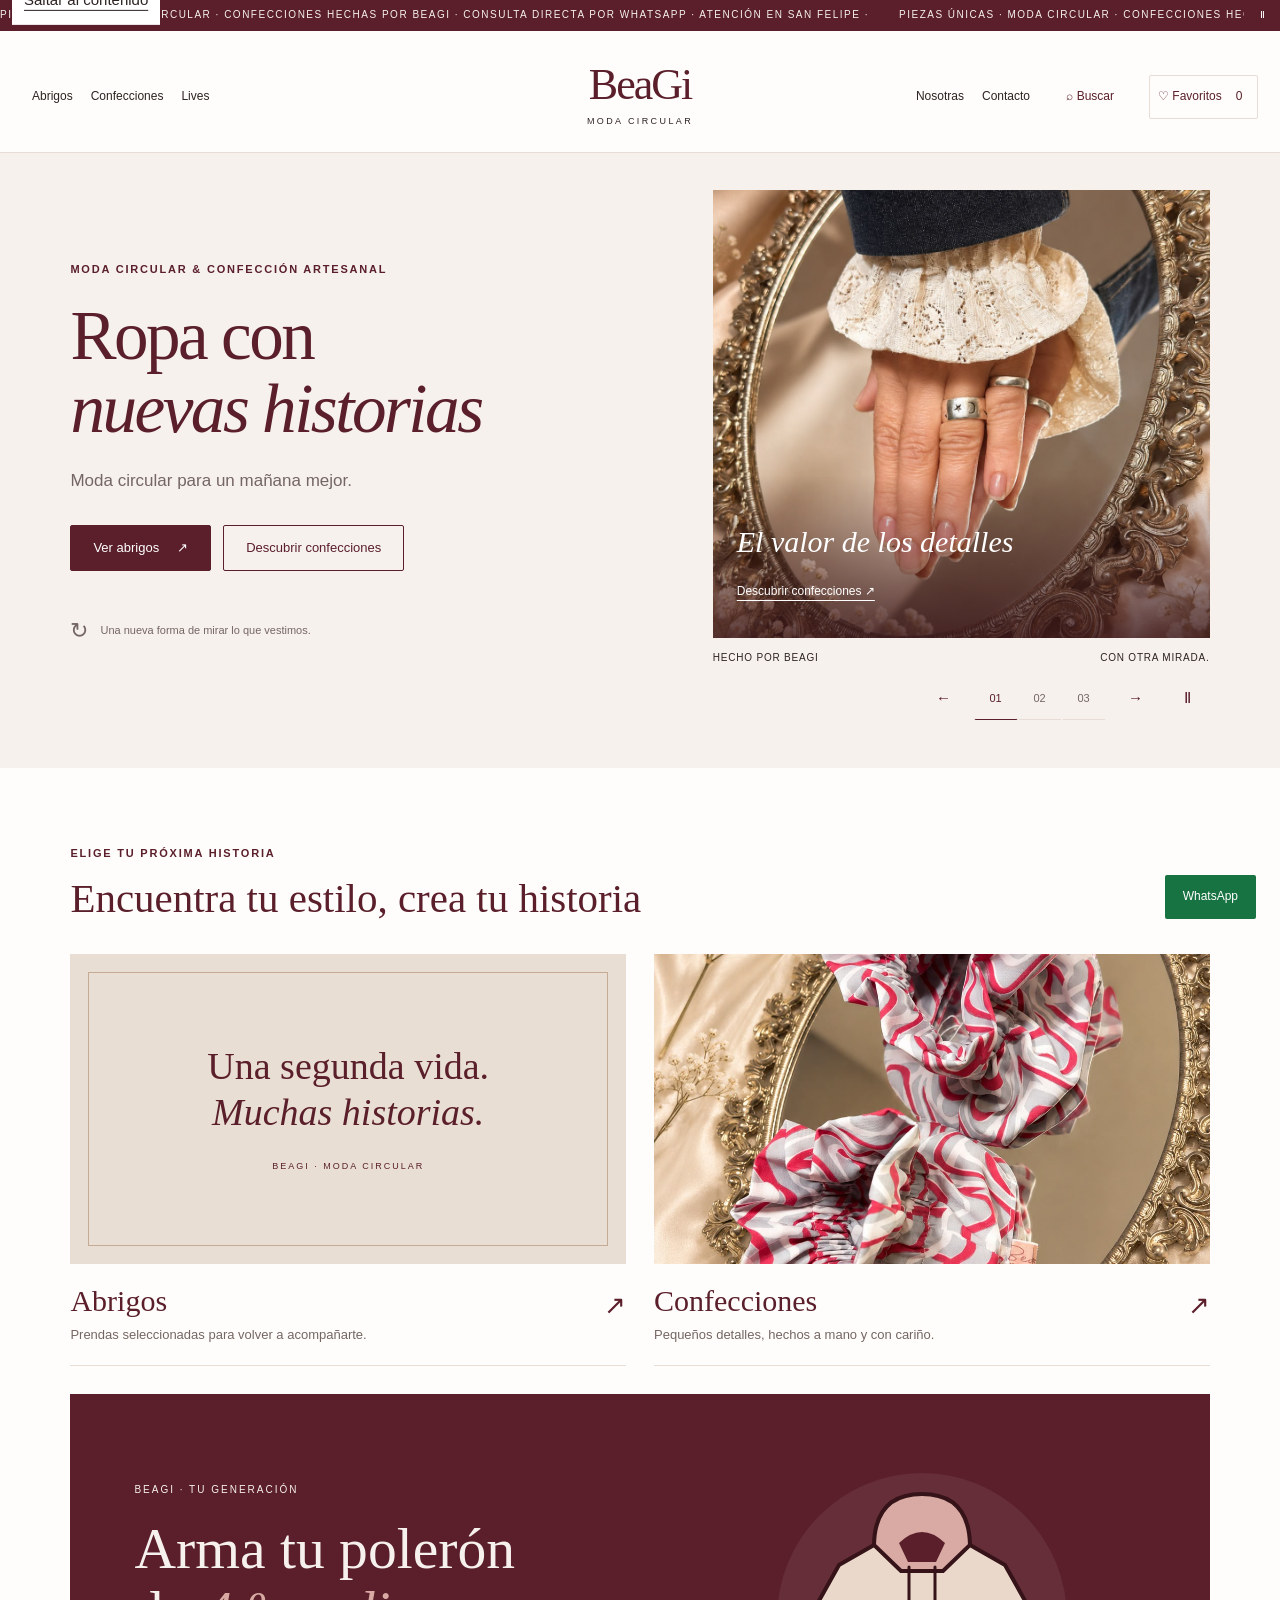
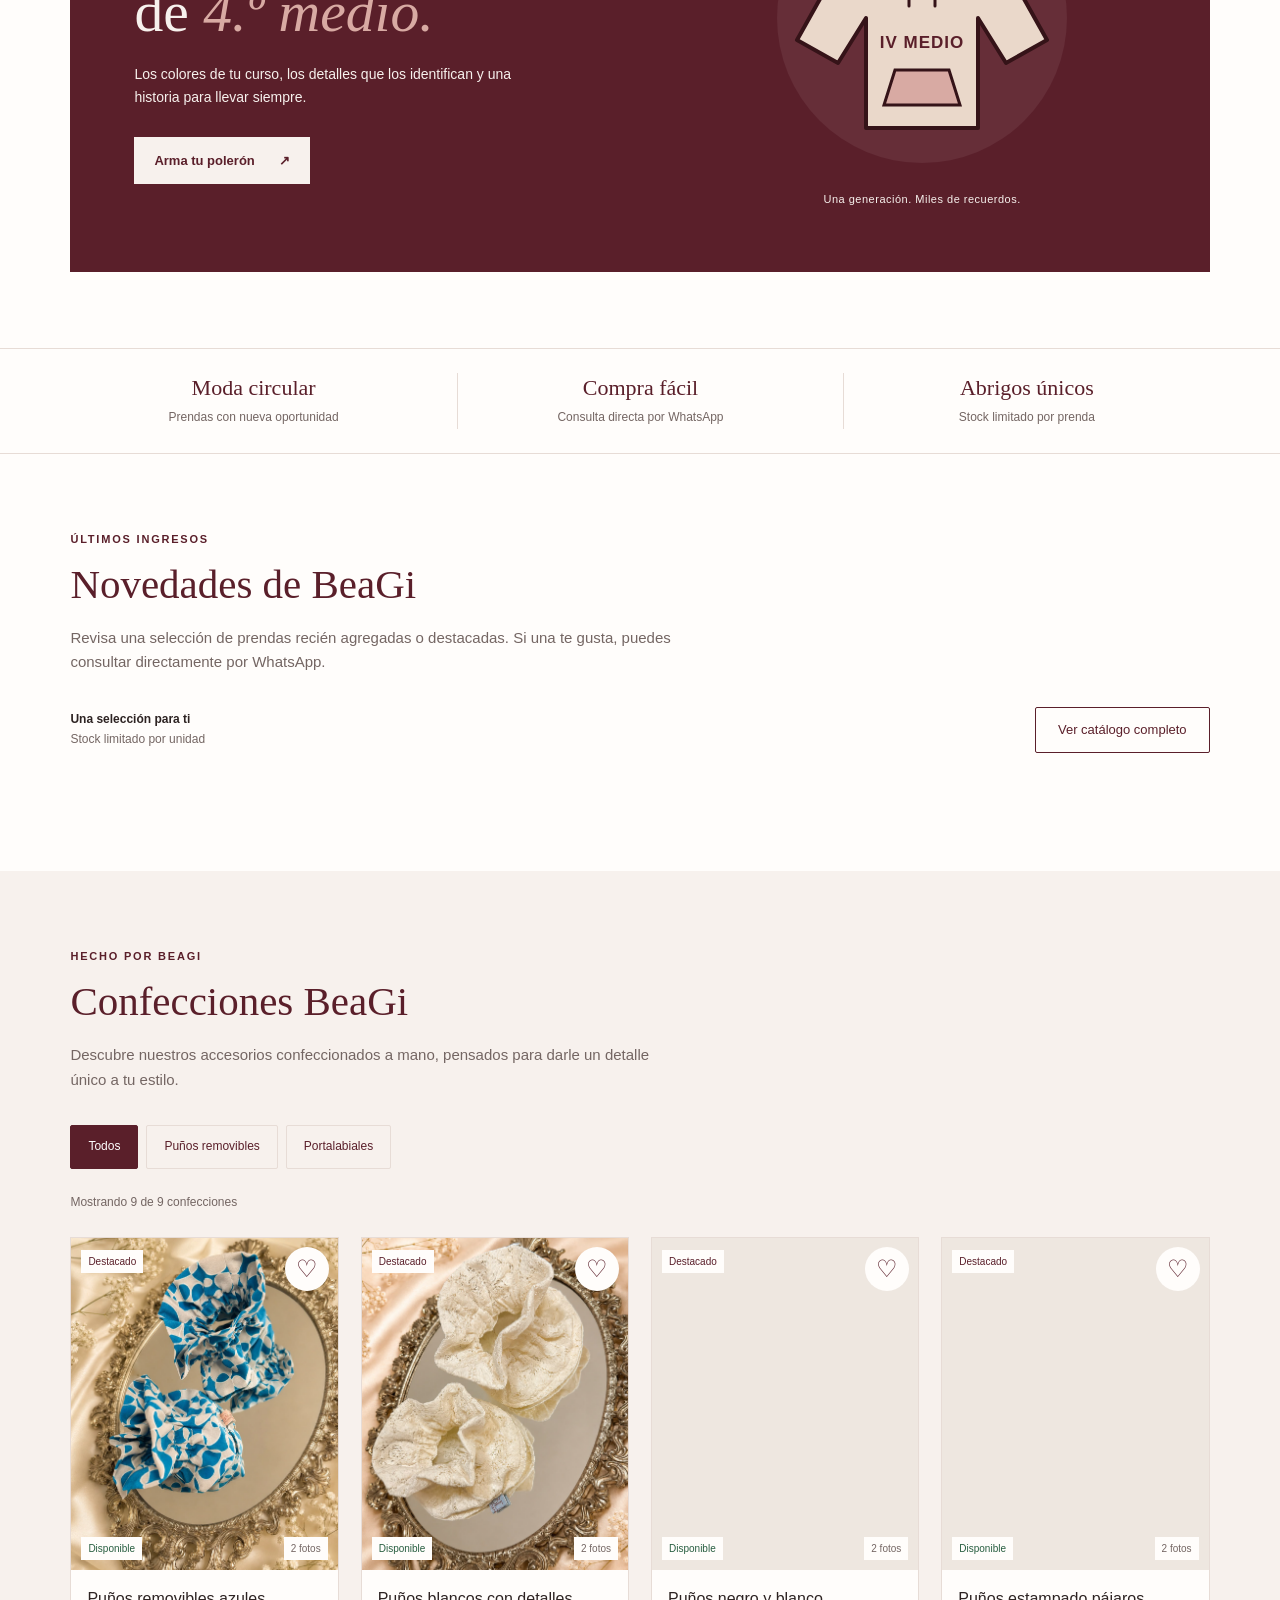
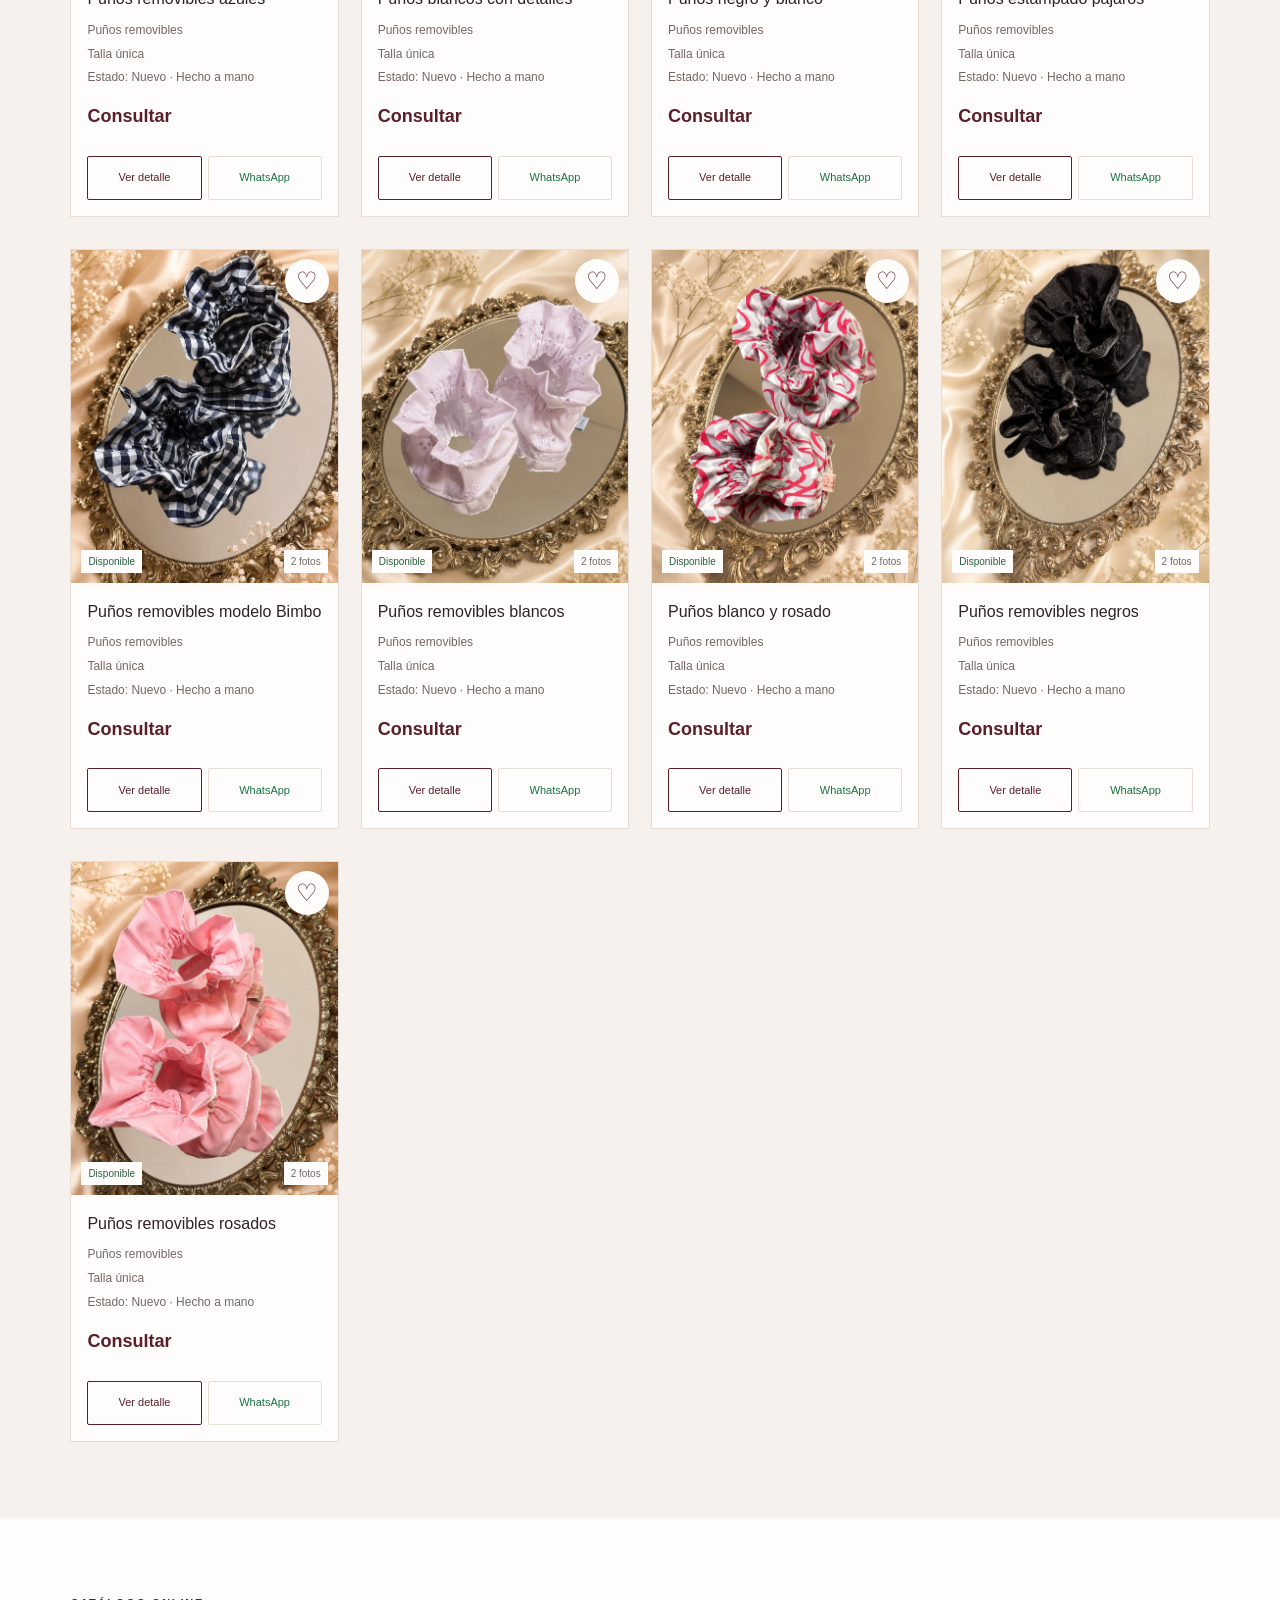
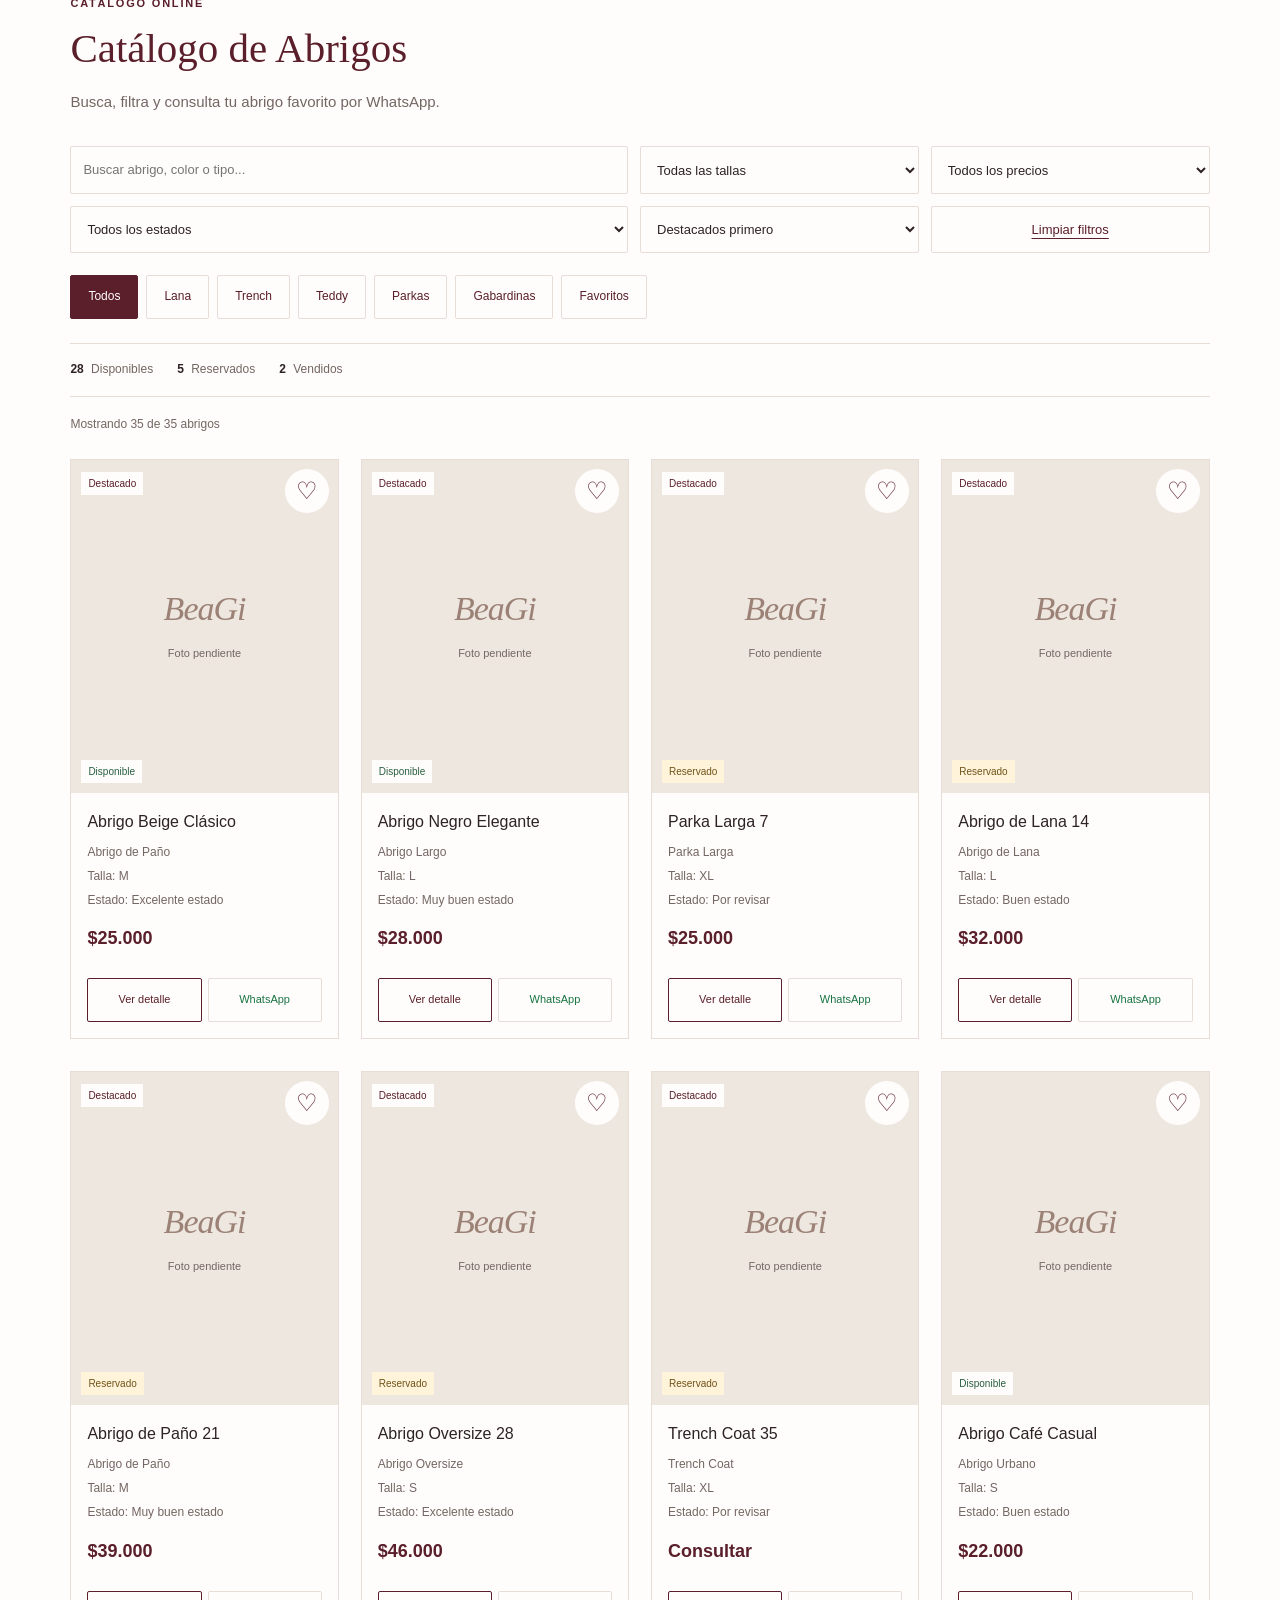
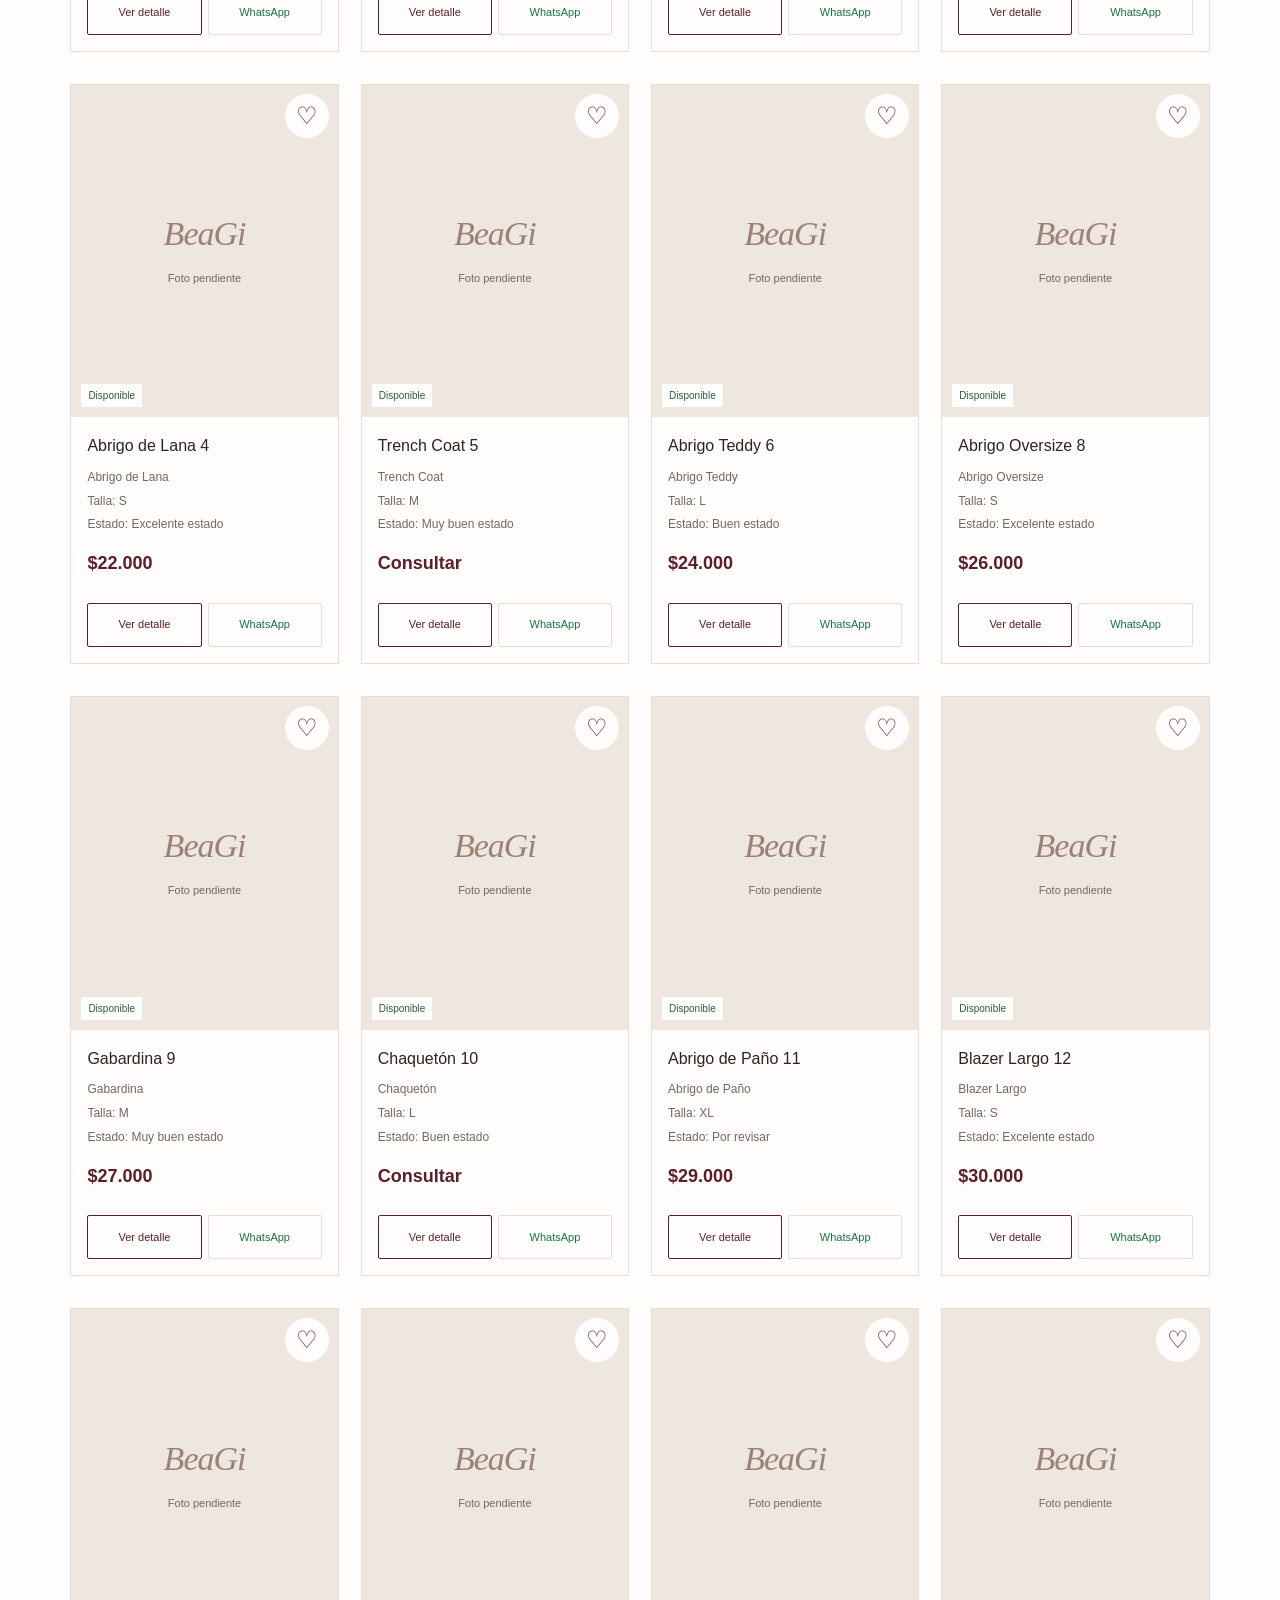
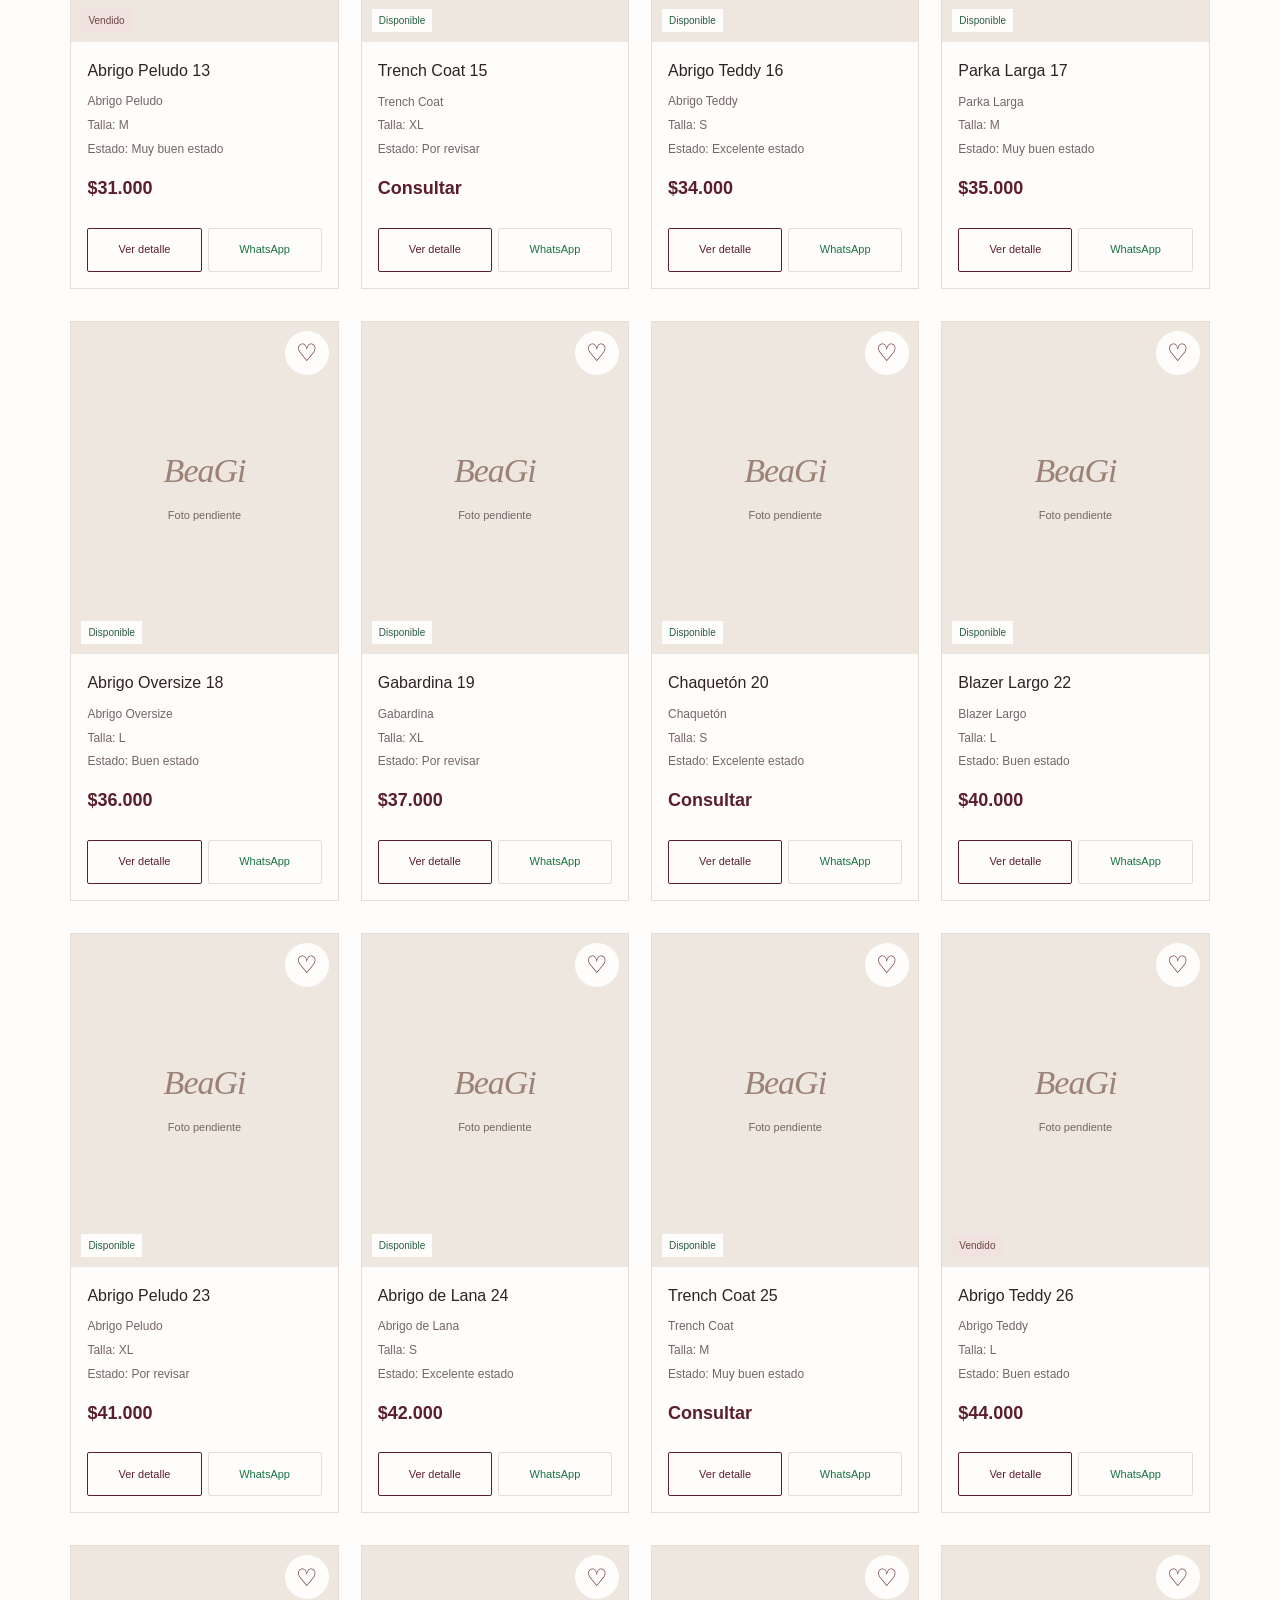
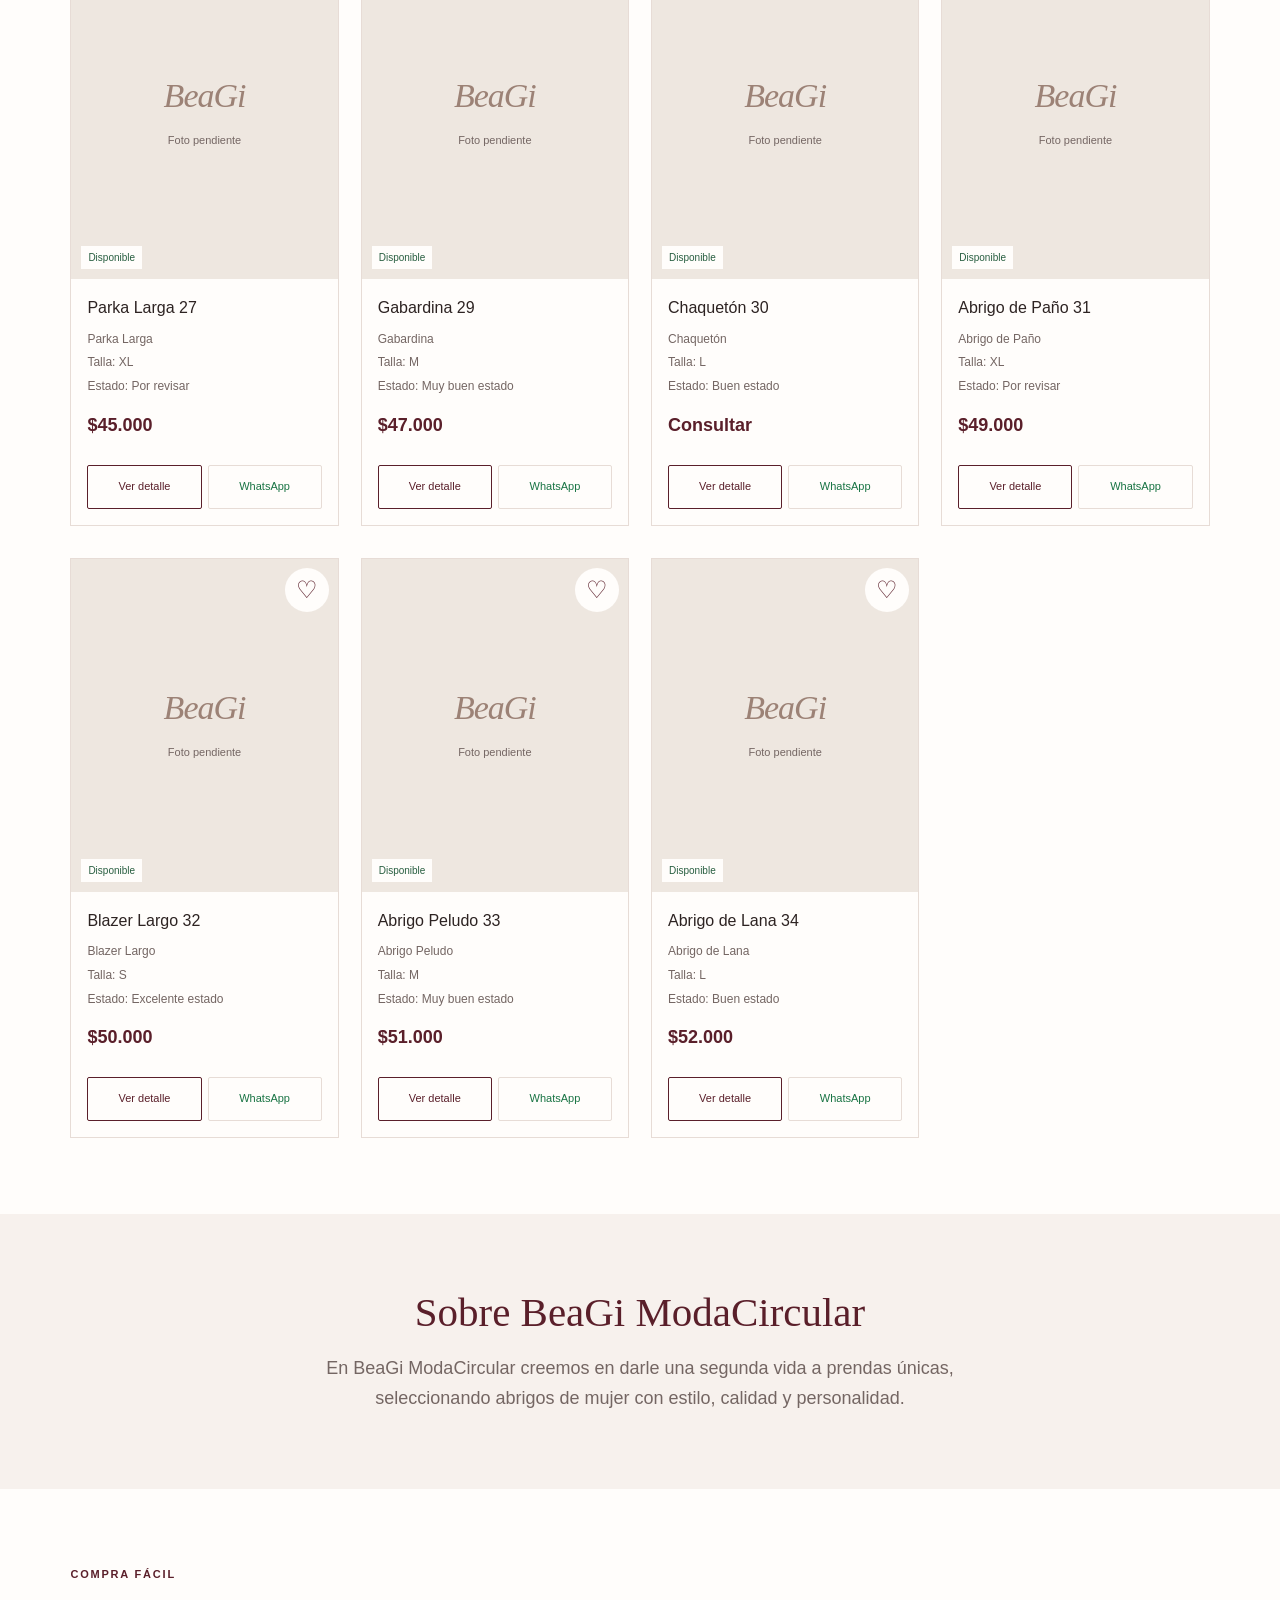
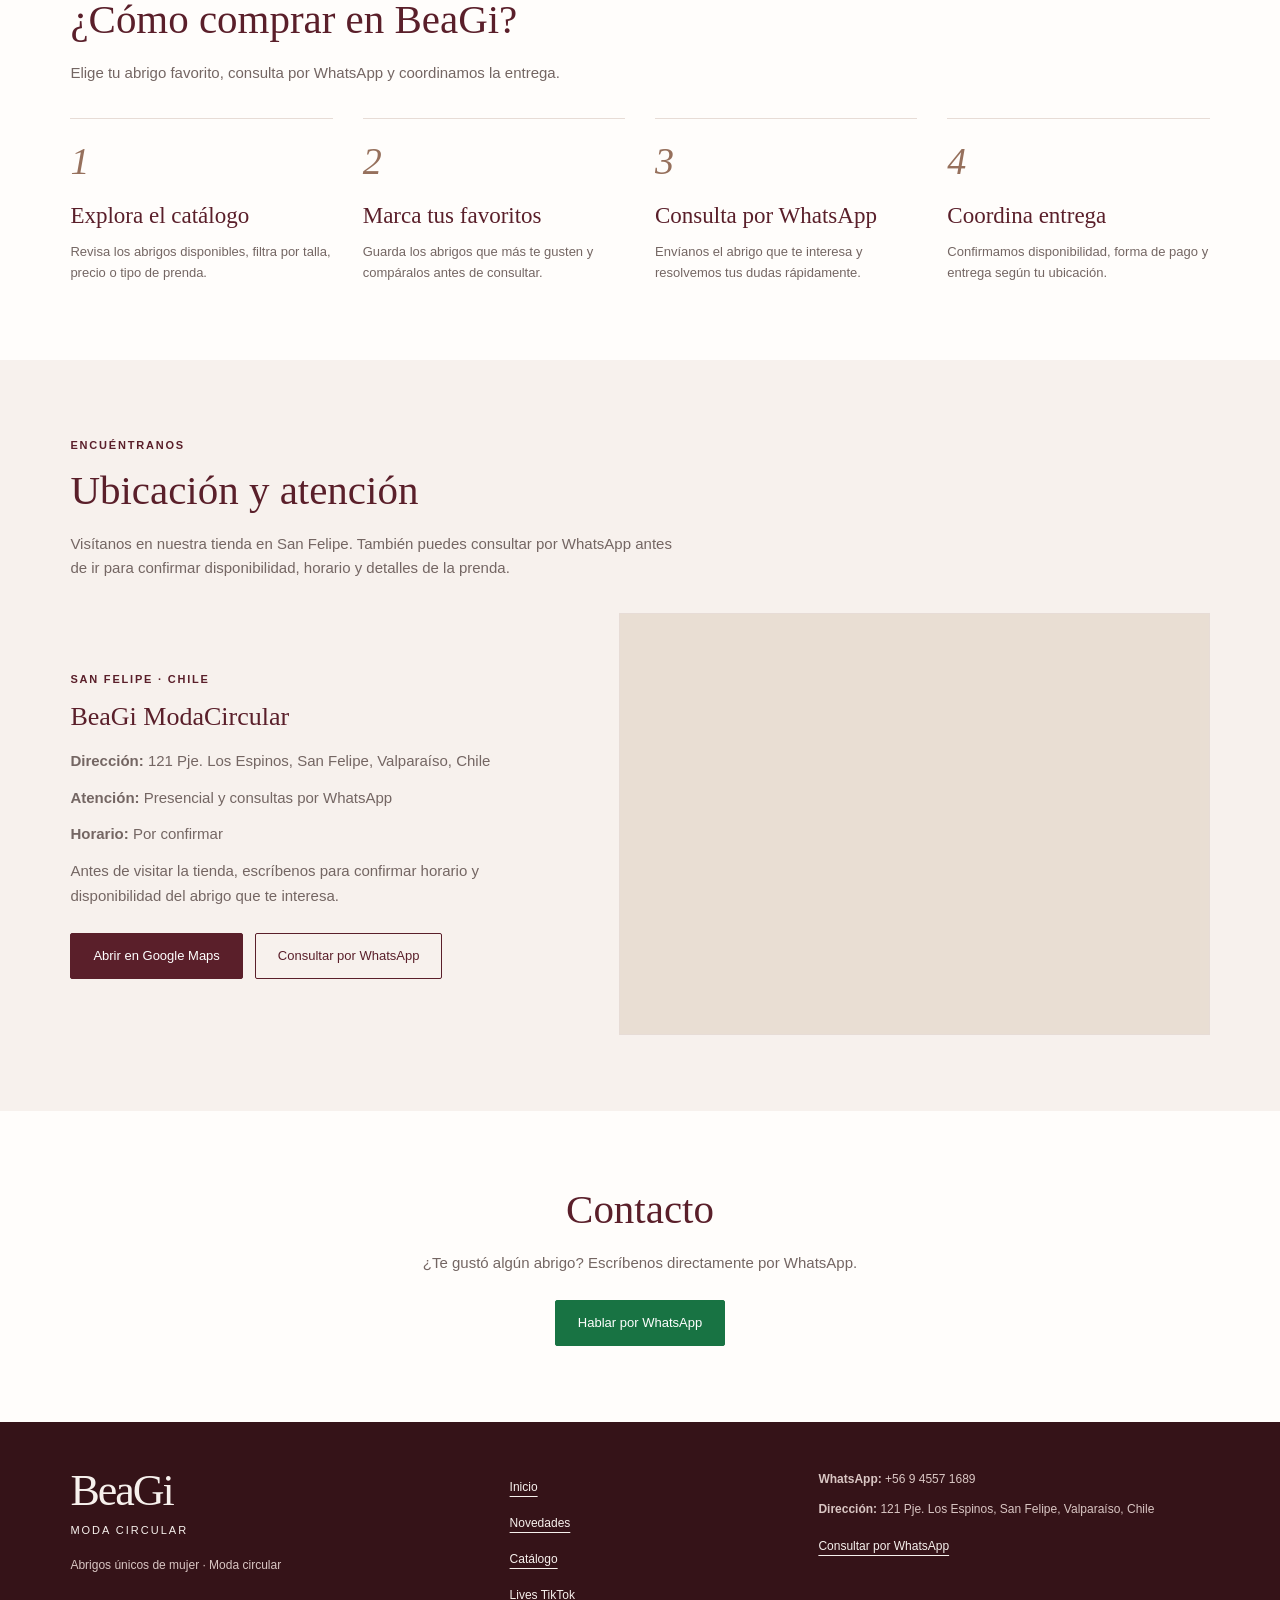
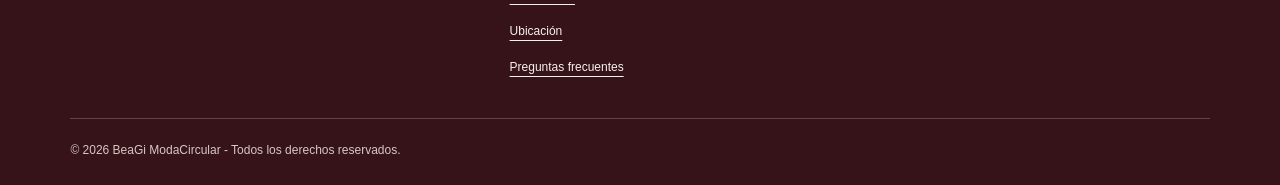
<file: index.html>
<!DOCTYPE html>
<html lang="es">
<head>
    <meta charset="UTF-8">
    <meta name="viewport" content="width=device-width, initial-scale=1.0">
    <meta name="description" content="Catálogo online de BeaGi ModaCircular: abrigos únicos de mujer, moda circular, favoritos, consultas por WhatsApp y ventas en vivo por TikTok.">
    <meta name="keywords" content="BeaGi ModaCircular, abrigos de mujer, moda circular, ropa circular, San Felipe, abrigos, tienda de ropa, WhatsApp">
    <meta name="author" content="BeaGi ModaCircular">
    <meta name="theme-color" content="#5a1f2a">

    <meta property="og:title" content="BeaGi ModaCircular | Abrigos únicos de mujer">
    <meta property="og:description" content="Explora abrigos de mujer seleccionados, marca favoritos y consulta por WhatsApp. Moda circular en San Felipe.">
    <meta property="og:image" content="https://mateocuetoc-hub.github.io/BeaGi-ModaCircular/img/preview-beagi.svg">
    <meta property="og:url" content="https://mateocuetoc-hub.github.io/BeaGi-ModaCircular/">
    <meta property="og:type" content="website">
    <meta property="og:locale" content="es_CL">

    <meta name="twitter:card" content="summary_large_image">
    <meta name="twitter:title" content="BeaGi ModaCircular | Abrigos únicos de mujer">
    <meta name="twitter:description" content="Catálogo online de abrigos de mujer, moda circular y consultas por WhatsApp.">
    <meta name="twitter:image" content="https://mateocuetoc-hub.github.io/BeaGi-ModaCircular/img/preview-beagi.svg">

    <title>BeaGi ModaCircular | Abrigos de mujer y moda circular</title>
    <link rel="canonical" href="https://mateocuetoc-hub.github.io/BeaGi-ModaCircular/">
    <link rel="stylesheet" href="css/style-v2.css">
</head>
<body>

    <a class="skip-link" href="#contenido">Saltar al contenido</a>
    <div class="franja-info"><div class="franja-pista"><span>PIEZAS ÚNICAS · MODA CIRCULAR · CONFECCIONES HECHAS POR BEAGI · CONSULTA DIRECTA POR WHATSAPP · ATENCIÓN EN SAN FELIPE · </span><span aria-hidden="true">PIEZAS ÚNICAS · MODA CIRCULAR · CONFECCIONES HECHAS POR BEAGI · CONSULTA DIRECTA POR WHATSAPP · ATENCIÓN EN SAN FELIPE · </span></div><button type="button" id="pausar-franja" aria-label="Pausar franja informativa" aria-pressed="false">Ⅱ</button></div>
    <header class="header">
        <nav class="navbar" aria-label="Navegación principal">
            <a href="#inicio" class="marca" aria-label="BeaGi Moda Circular · Inicio">
                <span class="marca-nombre">BeaGi</span>
                <span class="marca-subtitulo">Moda Circular</span>
            </a>
            <button class="menu-toggle" id="menu-toggle" aria-label="Abrir menú" aria-controls="nav-links" aria-expanded="false">☰</button>
            <ul class="nav-links" id="nav-links">
                <li class="nav-inicio"><a href="#inicio">Inicio</a></li>
                <li><a href="#catalogo">Abrigos</a></li>
                <li><a href="#confecciones">Confecciones</a></li>
                <li class="nav-lives-desktop"><a href="#lives-tiktok">Lives</a></li>
                <li><a href="#nosotros">Nosotras</a></li>
                <li><a href="#contacto">Contacto</a></li>
                <li class="nav-mobile-favoritos-item"><button class="nav-favoritos-mobile" id="nav-favoritos-mobile" type="button">♡ Favoritos</button></li>
            </ul>
            <button type="button" class="abrir-busqueda" id="abrir-busqueda" aria-expanded="false" aria-controls="busqueda-panel" hidden>⌕ <span>Buscar</span></button>
        </nav>
        <section class="busqueda-panel" id="busqueda-panel" aria-label="Buscar productos" hidden>
            <div class="busqueda-cabecera"><label for="busqueda-global">Encuentra tu próxima historia</label><button type="button" id="cerrar-busqueda" aria-label="Cerrar búsqueda">×</button></div>
            <input id="busqueda-global" type="search" placeholder="Buscar abrigos o confecciones…" autocomplete="off" aria-controls="busqueda-resultados">
            <p id="busqueda-estado" role="status">Escribe para buscar en BeaGi.</p>
            <div id="busqueda-resultados"></div>
        </section>
<button
    class="btn-favoritos-panel"
    id="btn-favoritos-panel"
    type="button"
    aria-label="Ver favoritos"
>
    ♡ Favoritos <span id="favoritos-contador">0</span>
</button>
    </header>

    <main id="contenido" tabindex="-1">
    <section id="inicio" class="hero" aria-labelledby="titulo-inicio">
        <div class="hero-texto">
            <span class="hero-etiqueta">Moda circular & confección artesanal</span>
            <h1 id="titulo-inicio">Ropa con<br><em>nuevas historias</em></h1>
            <p>Moda circular para un mañana mejor.</p>
            <div class="hero-botones">
                <a href="#catalogo" class="btn-principal">Ver abrigos <span aria-hidden="true">↗</span></a>
                <a href="#confecciones" class="btn-secundario">Descubrir confecciones</a>
            </div>
            <div class="hero-nota"><span aria-hidden="true">↻</span> Una nueva forma de mirar lo que vestimos.</div>
        </div>
        <figure class="hero-editorial" aria-label="Campaña BeaGi" aria-roledescription="carrusel" tabindex="0">
            <div class="campana-slides">
                <div class="campana-slide actual" role="group" aria-roledescription="diapositiva" aria-label="1 de 3">
                    <img class="hero-foto" src="assets/img/confecciones/punos/puno-blanco-bonito-mano.jpeg" alt="Puño blanco de encaje sobre una mano" width="1122" height="1402" fetchpriority="high" decoding="async">
                    <div class="campana-copy"><span>El valor de los detalles</span><a href="#confecciones">Descubrir confecciones ↗</a></div>
                </div>
                <div class="campana-slide" aria-hidden="true" role="group" aria-roledescription="diapositiva" aria-label="2 de 3" inert>
                    <img class="hero-foto" src="assets/img/confecciones/punos/puno-blanco-rosado-mano.jpeg" alt="Puño artesanal blanco y rosado sobre una mano" width="1122" height="1402" loading="lazy" decoding="async">
                    <div class="campana-copy"><span>Pequeños detalles, otra mirada</span><a href="#confecciones">Descubrir confecciones ↗</a></div>
                </div>
                <div class="campana-slide" aria-hidden="true" role="group" aria-roledescription="diapositiva" aria-label="3 de 3" inert>
                    <img class="hero-foto" src="assets/img/confecciones/punos/puno-azul-mano.jpeg" alt="Puño azul confeccionado por BeaGi sobre una mano" width="1122" height="1402" loading="lazy" decoding="async">
                    <div class="campana-copy"><span>Confecciones con identidad</span><a href="#confecciones">Descubrir confecciones ↗</a></div>
                </div>
            </div>
            <figcaption><span>Hecho por BeaGi</span><span>Con otra mirada.</span></figcaption>
            <div class="campana-controles" hidden>
                <button type="button" data-campana="-1" aria-label="Foto anterior">←</button>
                <div class="campana-indicadores"><button type="button" data-slide="0" aria-label="Ver foto 1" aria-pressed="true">01</button><button type="button" data-slide="1" aria-label="Ver foto 2" aria-pressed="false">02</button><button type="button" data-slide="2" aria-label="Ver foto 3" aria-pressed="false">03</button></div>
                <button type="button" data-campana="1" aria-label="Foto siguiente">→</button>
                <button type="button" id="pausar-campana" aria-label="Pausar carrusel" aria-pressed="false">Ⅱ</button>
            </div>
        </figure>
    </section>

    <section id="categorias" class="categorias" aria-labelledby="titulo-categorias">
        <div class="seccion-header"><span class="etiqueta-seccion">Elige tu próxima historia</span><h2 id="titulo-categorias">Encuentra tu estilo, crea tu historia</h2></div>
        <div class="categorias-grid">
            <a class="categoria-card categoria-abrigos" href="#catalogo">
                <div class="categoria-neutra" aria-hidden="true"><span>Una segunda vida.<br><em>Muchas historias.</em></span><small>BEAGI · MODA CIRCULAR</small></div>
                <div class="categoria-info"><div><h3>Abrigos</h3><p>Prendas seleccionadas para volver a acompañarte.</p></div><span aria-hidden="true">↗</span></div>
            </a>
            <a class="categoria-card" href="#confecciones">
                <img src="assets/img/confecciones/punos/puno-blanco-rosado.jpeg" alt="Puños artesanales en blanco y rosado confeccionados por BeaGi" loading="lazy" decoding="async" width="1122" height="1402">
                <div class="categoria-info"><div><h3>Confecciones</h3><p>Pequeños detalles, hechos a mano y con cariño.</p></div><span aria-hidden="true">↗</span></div>
            </a>
            <!-- Polerones generacionales: presentación del nuevo servicio. -->
            <a class="categoria-card categoria-generacion" href="#polerones">
                <div class="generacion-texto">
                    <span class="generacion-etiqueta">BEAGI · TU GENERACIÓN</span>

                    <h3>Arma tu polerón<br>de <em>4.º medio.</em></h3>

                    <p>
                        Los colores de tu curso, los detalles que los identifican
                        y una historia para llevar siempre.
                    </p>

                    <span class="generacion-boton">
                        Arma tu polerón <span aria-hidden="true">↗</span>
                    </span>
                </div>

                <!-- Ilustración decorativa propia; no representa un modelo disponible. -->
                <div class="generacion-ilustracion" aria-hidden="true">
                    <svg viewBox="0 0 320 320" fill="none">
                        <circle cx="160" cy="160" r="145"
                                fill="currentColor" opacity=".07"/>

                        <!-- Cuerpo y mangas -->
                        <path d="M112 87 77 107 35 182 76 205 104 160
                                 104 270 216 270 216 160 244 205
                                 285 182 243 107 208 87Z"
                              fill="#ead8ca" stroke="#351318" stroke-width="4"
                              stroke-linejoin="round"/>

                        <!-- Capucha -->
                        <path d="M112 87Q113 36 160 36Q207 36 208 87
                                 L181 113H139Z"
                              fill="#d8aaa3" stroke="#351318" stroke-width="4"/>
                        <path d="M137 85Q160 63 183 85L174 104H146Z"
                              fill="#5a1f2a"/>

                        <!-- Cordones y bolsillo -->
                        <path d="M147 109V148M173 109V148"
                              stroke="#351318" stroke-width="3"
                              stroke-linecap="round"/>
                        <path d="M133 212H187L198 247H122Z"
                              fill="#d8aaa3" stroke="#351318" stroke-width="3"/>

                        <text x="160" y="190"
                            text-anchor="middle"
                            fill="#5a1f2a"
                            font-family="Arial, sans-serif"
                            font-size="17"
                            font-weight="700"
                            letter-spacing="1">IV MEDIO</text>
                    </svg>
                    <span>Una generación. Miles de recuerdos.</span>
                </div>
            </a>
        </div>
    </section>

    <section class="barra-info">
        <div>
            <strong>Moda circular</strong>
            <span>Prendas con nueva oportunidad</span>
        </div>

        <div>
            <strong>Compra fácil</strong>
            <span>Consulta directa por WhatsApp</span>
        </div>

        <div>
            <strong>Abrigos únicos</strong>
            <span>Stock limitado por prenda</span>
        </div>
    </section>

    
<section id="lives-tiktok" class="lives-tiktok">
    <div class="live-contenedor">
        <div class="live-info">
            <span class="etiqueta-seccion">Ventas en vivo</span>

            <h2>Próximos lives de venta por TikTok</h2>

            <p>
                Muy pronto realizaremos lives en TikTok para mostrar las prendas disponibles,
                resolver dudas en vivo y vender abrigos seleccionados de BeaGi ModaCircular.
            </p>

            <div class="live-estado">
                <span class="punto-live"></span>
                <strong id="live-estado-texto">Fecha y hora por definir</strong>
            </div>

            <div class="live-detalles">
                <div>
                    <span>Día</span>
                    <strong id="live-dia">Por definir</strong>
                </div>

                <div>
                    <span>Hora</span>
                    <strong id="live-hora">Por definir</strong>
                </div>

                <div>
                    <span>Plataforma</span>
                    <strong>TikTok Live</strong>
                </div>
            </div>

            <div class="live-botones">
                <a
                    href="https://www.tiktok.com/@javieraparraguez_17"
                    target="_blank"
                    rel="noopener noreferrer"
                    class="btn-principal"
                >
                    Ver perfil en TikTok
                </a>

                <a id="btn-live-whatsapp" href="https://wa.me/56945571689" target="_blank" rel="noopener noreferrer" class="btn-secundario">
                    Avisarme por WhatsApp
                </a>
            </div>
        </div>

        <div class="live-card">
            <div class="live-card-header">
                <span>LIVE</span>
                <strong>BeaGi ModaCircular</strong>
            </div>

            <h3>Cuenta regresiva</h3>

            <div class="contador-live">
                <div>
                    <strong id="live-dias">--</strong>
                    <span>Días</span>
                </div>

                <div>
                    <strong id="live-horas">--</strong>
                    <span>Horas</span>
                </div>

                <div>
                    <strong id="live-minutos">--</strong>
                    <span>Min</span>
                </div>

                <div>
                    <strong id="live-segundos">--</strong>
                    <span>Seg</span>
                </div>
            </div>

            <p class="live-card-nota">
                Cuando definamos el día y la hora, este contador se actualizará para mostrar cuánto falta para el próximo live.
            </p>

            <button
                class="btn-dinamica-live"
                id="btn-dinamica-live"
                type="button"
            >
                Ver dinámica del live
            </button>

            <div class="dinamica-live" id="dinamica-live">
                <ul>
                    <li>Mostraremos abrigos disponibles en vivo.</li>
                    <li>Se podrán pedir medidas y más detalles por chat.</li>
                    <li>Las prendas tendrán stock limitado.</li>
                    <li>La compra o reserva se coordinará por WhatsApp.</li>
                </ul>
            </div>
        </div>
    </div>

    <div class="perfil-tiktok-escritorio solo-escritorio">
        <div class="perfil-tiktok-texto">
            <span class="etiqueta-seccion">Perfil oficial</span>

            <h3>@javieraparraguez_17</h3>

            <p>
                Síguenos en TikTok para conocer nuevos productos,
                ver contenido de BeaGi y enterarte de nuestros próximos lives.
            </p>

            <a
                href="https://www.tiktok.com/@javieraparraguez_17"
                target="_blank"
                rel="noopener noreferrer"
                class="btn-principal"
            >
                Abrir perfil en TikTok
            </a>
        </div>

        <div class="perfil-tiktok-embed">
            <blockquote
                class="tiktok-embed"
                cite="https://www.tiktok.com/@javieraparraguez_17"
                data-unique-id="javieraparraguez_17"
                data-embed-type="creator"
                data-embed-from="oembed"
                style="max-width: 720px; min-width: 288px;"
            >
                <section>
                    <a
                        target="_blank"
                        href="https://www.tiktok.com/@javieraparraguez_17?refer=creator_embed"
                    >
                        @javieraparraguez_17
                    </a>
                </section>
            </blockquote>
        </div>
    </div>
</section>


<section id="novedades" class="novedades">
    <div class="seccion-header">
        <span class="etiqueta-seccion">Últimos ingresos</span>
        <h2>Novedades de BeaGi</h2>
        <p>
            Revisa una selección de prendas recién agregadas o destacadas.
            Si una te gusta, puedes consultar directamente por WhatsApp.
        </p>
    </div>

    <div class="novedades-top">
        <div>
            <strong>Una selección para ti</strong>
            <span>Stock limitado por unidad</span>
        </div>

        <a href="#catalogo" class="btn-secundario novedades-link">
            Ver catálogo completo
        </a>
    </div>

    <div class="novedades-grid" id="novedades-productos"></div>
</section>

<section id="confecciones" class="catalogo confecciones">
    <div class="catalogo-header">
        <span class="etiqueta-seccion">Hecho por BeaGi</span>

        <h2>Confecciones BeaGi</h2>

        <p class="subtitulo">
            Descubre nuestros accesorios confeccionados a mano,
            pensados para darle un detalle único a tu estilo.
        </p>
    </div>

    <div
        class="chips-categorias"
        id="chips-confecciones"
        aria-label="Filtrar confecciones"
    >
        <button
            class="chip chip-confeccion activo"
            type="button"
            data-confeccion="todos"
        >
            Todos
        </button>

        <button
            class="chip chip-confeccion"
            type="button"
            data-confeccion="Puños removibles"
        >
            Puños removibles
        </button>

        <button
            class="chip chip-confeccion"
            type="button"
            data-confeccion="Portalabiales"
        >
            Portalabiales
        </button>
    </div>

    <p
        id="contador-confecciones"
        class="contador-productos"
        aria-live="polite"
    >
        Preparando confecciones...
    </p>

    <div
        class="productos"
        id="contenedor-confecciones"
    ></div>
</section>

<section id="catalogo" class="catalogo">
        <div class="catalogo-header">
            <span class="etiqueta-seccion">Catálogo online</span>
            <h2>Catálogo de Abrigos</h2>
            <p class="subtitulo">Busca, filtra y consulta tu abrigo favorito por WhatsApp.</p>
        </div>

        <div class="catalogo-controles">
            <input aria-label="Buscar abrigos" type="search" id="buscador" placeholder="Buscar abrigo, color o tipo...">
            <select id="filtro-talla" aria-label="Filtrar por talla">
                <option value="todos">Todas las tallas</option>
                <option value="S">Talla S</option>
                <option value="M">Talla M</option>
                <option value="L">Talla L</option>
                <option value="XL">Talla XL</option>
            </select>
            <select id="filtro-precio" aria-label="Filtrar por precio">
                <option value="todos">Todos los precios</option>
                <option value="menos-20000">Menos de $20.000</option>
                <option value="20000-30000">$20.000 a $30.000</option>
                <option value="mas-30000">Más de $30.000</option>
                <option value="consultar">Consultar</option>
            </select>
            <select id="filtro-disponibilidad" aria-label="Filtrar por disponibilidad">
                <option value="todos">Todos los estados</option><option value="disponible">Disponibles</option><option value="reservado">Reservados</option><option value="vendido">Vendidos</option>
            </select>
            <select id="ordenar-productos" aria-label="Ordenar productos">
                <option value="destacados">Destacados primero</option><option value="menor-precio">Menor precio</option><option value="mayor-precio">Mayor precio</option><option value="nombre">Nombre: A–Z</option>
            </select>
            <button id="btn-limpiar">Limpiar filtros</button>
        </div>

        <div class="chips-categorias" id="chips-categorias">
        <button class="chip activo" data-tipo="todos">Todos</button>
        <button class="chip" data-tipo="Abrigo de Lana">Lana</button>
        <button class="chip" data-tipo="Trench Coat">Trench</button>
        <button class="chip" data-tipo="Abrigo Teddy">Teddy</button>
        <button class="chip" data-tipo="Parka Larga">Parkas</button>
        <button class="chip" data-tipo="Gabardina">Gabardinas</button>
        <button class="chip" data-tipo="favoritos">Favoritos</button>
    </div>

    <div class="resumen-catalogo" id="resumen-catalogo"></div>

<p id="contador-productos" class="contador-productos" aria-live="polite"></p>
        <div class="productos" id="contenedor-productos"></div>
    </section>

    <section id="nosotros" class="nosotros">
        <h2>Sobre BeaGi ModaCircular</h2>
        <p>
            En BeaGi ModaCircular creemos en darle una segunda vida a prendas únicas,
            seleccionando abrigos de mujer con estilo, calidad y personalidad.
        </p>
    </section>

    
<section id="como-comprar" class="como-comprar">
    <div class="seccion-header">
        <span class="etiqueta-seccion">Compra fácil</span>
        <h2>¿Cómo comprar en BeaGi?</h2>
        <p>Elige tu abrigo favorito, consulta por WhatsApp y coordinamos la entrega.</p>
    </div>

    <div class="pasos-compra">
        <div class="paso-card">
            <span class="paso-numero">1</span>
            <h3>Explora el catálogo</h3>
            <p>Revisa los abrigos disponibles, filtra por talla, precio o tipo de prenda.</p>
        </div>

        <div class="paso-card">
            <span class="paso-numero">2</span>
            <h3>Marca tus favoritos</h3>
            <p>Guarda los abrigos que más te gusten y compáralos antes de consultar.</p>
        </div>

        <div class="paso-card">
            <span class="paso-numero">3</span>
            <h3>Consulta por WhatsApp</h3>
            <p>Envíanos el abrigo que te interesa y resolvemos tus dudas rápidamente.</p>
        </div>

        <div class="paso-card">
            <span class="paso-numero">4</span>
            <h3>Coordina entrega</h3>
            <p>Confirmamos disponibilidad, forma de pago y entrega según tu ubicación.</p>
        </div>
    </div>
</section>

<section id="preguntas-frecuentes" class="faq">
    <div class="seccion-header">
        <span class="etiqueta-seccion">Dudas frecuentes</span>
        <h2>Preguntas frecuentes</h2>
        <p>Información rápida antes de consultar por tu abrigo favorito.</p>
    </div>

    <div class="faq-contenedor">
        <div class="faq-item">
            <button class="faq-pregunta">
                ¿Los abrigos son únicos?
                <span>+</span>
            </button>
            <div class="faq-respuesta">
                <p>Sí. Al ser moda circular, cada abrigo tiene stock limitado y normalmente corresponde a una sola unidad.</p>
            </div>
        </div>

        <div class="faq-item">
            <button class="faq-pregunta">
                ¿Puedo consultar medidas antes de comprar?
                <span>+</span>
            </button>
            <div class="faq-respuesta">
                <p>Sí. Puedes escribir por WhatsApp para solicitar medidas, más fotos o detalles del estado de la prenda.</p>
            </div>
        </div>

        <div class="faq-item">
            <button class="faq-pregunta">
                ¿Dónde se entrega?
                <span>+</span>
            </button>
            <div class="faq-respuesta">
                <p>La entrega se coordina directamente por WhatsApp. Por ahora puedes indicar la zona o ciudad disponible.</p>
            </div>
        </div>

        <div class="faq-item">
            <button class="faq-pregunta">
                ¿Cómo sé si una prenda está disponible?
                <span>+</span>
            </button>
            <div class="faq-respuesta">
                <p>Al consultar por WhatsApp se confirma si el abrigo sigue disponible y se entregan los datos finales.</p>
            </div>
        </div>
    </div>
</section>


<section id="ubicacion" class="ubicacion">
    <div class="seccion-header">
        <span class="etiqueta-seccion">Encuéntranos</span>
        <h2>Ubicación y atención</h2>
        <p>
            Visítanos en nuestra tienda en San Felipe. También puedes consultar por WhatsApp
            antes de ir para confirmar disponibilidad, horario y detalles de la prenda.
        </p>
    </div>

    <div class="ubicacion-contenedor">
        <div class="ubicacion-info">
            <span class="etiqueta-seccion">San Felipe · Chile</span>

            <h3>BeaGi ModaCircular</h3>

            <p>
                <strong>Dirección:</strong> 121 Pje. Los Espinos, San Felipe, Valparaíso, Chile
            </p>

            <p>
                <strong>Atención:</strong> Presencial y consultas por WhatsApp
            </p>

            <p>
                <strong>Horario:</strong> Por confirmar
            </p>

            <p class="ubicacion-nota">
                Antes de visitar la tienda, escríbenos para confirmar horario y disponibilidad del abrigo que te interesa.
            </p>

            <div class="ubicacion-botones">
                <a 
                    href="https://www.google.com/maps/search/?api=1&query=121+Pje.+Los+Espinos%2C+San+Felipe%2C+Valpara%C3%ADso%2C+Chile" 
                    target="_blank" 
                    rel="noopener noreferrer"
                    class="btn-principal"
                >
                    Abrir en Google Maps
                </a>

                <a 
                    href="https://wa.me/56945571689" 
                    target="_blank" 
                    rel="noopener noreferrer"
                    class="btn-secundario"
                >
                    Consultar por WhatsApp
                </a>
            </div>
        </div>

        <div class="mapa-card">
            <iframe title="Ubicación de BeaGi en San Felipe"
                src="https://www.google.com/maps?q=121+Pje.+Los+Espinos%2C+San+Felipe%2C+Valpara%C3%ADso%2C+Chile&output=embed"
                width="100%"
                height="420"
                style="border:0;"
                allowfullscreen=""
                loading="lazy"
                referrerpolicy="no-referrer-when-downgrade">
            </iframe>
        </div>
    </div>
</section>



<section id="contacto" class="contacto">
        <h2>Contacto</h2>
        <p>¿Te gustó algún abrigo? Escríbenos directamente por WhatsApp.</p>
        <a class="btn-wsp grande" href="https://wa.me/56945571689" target="_blank" rel="noopener noreferrer">
            Hablar por WhatsApp
        </a>
    </section>

    
    <section id="polerones"
             class="polerones"
             aria-labelledby="titulo-polerones">

        <a class="polerones-volver" href="#categorias">
            ← Volver al inicio
        </a>

        <header class="polerones-encabezado">
            <span class="etiqueta-seccion">BEAGI · TU GENERACIÓN</span>

            <h2 id="titulo-polerones">
                Su historia, <em>su polerón.</em>
            </h2>

            <p>
                Un espacio para darle forma al recuerdo de tu curso,
                con los modelos y detalles confeccionados por BeaGi.
            </p>
        </header>

        <div class="polerones-estudio">
            <div class="polerones-preview">
                <span class="polerones-insignia">TU PRÓXIMO RECUERDO</span>

                <svg viewBox="0 0 320 320"
                     role="img"
                     aria-label="Ilustración referencial de un polerón de cuarto medio">
                    <circle cx="160" cy="160" r="145" fill="#ead8ca"/>

                    <path d="M112 87 77 107 35 182 76 205 104 160
                             104 270 216 270 216 160 244 205
                             285 182 243 107 208 87Z"
                          fill="#f7f1ed" stroke="#5a1f2a"
                          stroke-width="4" stroke-linejoin="round"/>

                    <path d="M112 87Q113 36 160 36Q207 36 208 87
                             L181 113H139Z"
                          fill="#d8aaa3" stroke="#5a1f2a"
                          stroke-width="4"/>

                    <path d="M137 85Q160 63 183 85L174 104H146Z"
                          fill="#5a1f2a"/>

                    <path d="M147 109V148M173 109V148"
                          stroke="#5a1f2a" stroke-width="3"
                          stroke-linecap="round"/>

                    <path d="M133 212H187L198 247H122Z"
                          fill="#d8aaa3" stroke="#5a1f2a"
                          stroke-width="3"/>

                    <text x="160" y="190" text-anchor="middle"
                          fill="#5a1f2a" font-family="Arial, sans-serif"
                          font-size="17" font-weight="700"
                          letter-spacing="1">IV MEDIO</text>
                </svg>

                <p>Ilustración referencial · Modelo por confirmar</p>
            </div>

            <div class="polerones-detalles">
                <span class="etiqueta-seccion">DISEÑADO POR TU CURSO</span>
                <h3>Aquí empieza su diseño</h3>

                <p>
                    Estamos preparando las opciones de personalización
                    junto a nuestra confeccionista.
                </p>

                <ol class="polerones-pasos">
                    <li>
                        <strong>Elijan su modelo</strong>
                        <span>Entre las bases disponibles de BeaGi.</span>
                    </li>
                    <li>
                        <strong>Denle su identidad</strong>
                        <span>Colores, textos y detalles de su generación.</span>
                    </li>
                    <li>
                        <strong>Revisemos la propuesta</strong>
                        <span>Diseño de referencia y cotización con BeaGi.</span>
                    </li>
                </ol>

                <p class="polerones-aviso">
                    Próximamente podrán configurar su polerón aquí.
                    Las opciones y los precios se publicarán una vez confirmados.
                </p>
            </div>
        </div>
    </section>
    </main>

    <footer class="footer footer-mejorado">
        <div class="footer-contenido">
            <div class="footer-marca">
                <span class="marca-nombre">BeaGi</span>
                <div>
                    <h3>Moda Circular</h3>
                    <p>Abrigos únicos de mujer · Moda circular</p>
                </div>
            </div>

            <div class="footer-links">
                <a href="#inicio">Inicio</a>
                <a href="#novedades">Novedades</a>
                <a href="#catalogo">Catálogo</a>
                <a href="#lives-tiktok">Lives TikTok</a>
                <a href="#ubicacion">Ubicación</a>
                <a href="#preguntas-frecuentes">Preguntas frecuentes</a>
            </div>

            <div class="footer-contacto">
                <p><strong>WhatsApp:</strong> +56 9 4557 1689</p>
                <p><strong>Dirección:</strong> 121 Pje. Los Espinos, San Felipe, Valparaíso, Chile</p>
                <a href="https://wa.me/56945571689" target="_blank" rel="noopener noreferrer">
                    Consultar por WhatsApp
                </a>
            </div>
        </div>

        <div class="footer-copy">
            <p>&copy; 2026 BeaGi ModaCircular - Todos los derechos reservados.</p>
        </div>
    </footer>


    <div
        class="modal"
        id="modal-producto"
        role="dialog"
        aria-modal="true"
        aria-labelledby="modal-nombre"
    >
        <div class="modal-card" tabindex="-1">

            <div class="modal-mobile-bar">
                <span class="modal-mobile-handle"></span>

                <div class="modal-mobile-title">
                    <small>BeaGi ModaCircular</small>
                    <strong>Detalle del abrigo</strong>
                </div>

                <span class="modal-mobile-hint">
                    Desliza <b>↓</b>
                </span>
            </div>

            <button
                class="cerrar-modal"
                id="cerrar-modal"
                type="button"
                aria-label="Cerrar detalle del abrigo"
            >
                ×
            </button>
            <div id="modal-imagen"></div>
            <div class="modal-info">
                <span class="modal-etiqueta">BeaGi ModaCircular</span>
                <h2 id="modal-nombre"></h2>
                <p id="modal-descripcion"></p>
                <p><strong>Talla:</strong> <span id="modal-talla"></span></p>
                <p><strong>Estado:</strong> <span id="modal-estado"></span></p>
                <p id="modal-stock-fila" hidden>
                    <strong>Stock:</strong>
                    <span id="modal-stock"></span>
                </p>
                <p class="precio-modal" id="modal-precio"></p>
                <a id="modal-whatsapp" class="btn-wsp grande" target="_blank" rel="noopener noreferrer">
                    Consultar este abrigo
                </a>
            </div>
        </div>
    </div>

    <a class="whatsapp-flotante" aria-label="Consultar por WhatsApp" href="https://wa.me/56945571689" target="_blank" rel="noopener noreferrer">
        <svg class="whatsapp-icono" width="22" height="22" viewBox="0 0 24 24" fill="none" stroke="currentColor" stroke-width="1.6" aria-hidden="true"><path d="M20 11.5a8.5 8.5 0 0 1-12.6 7.4L3 20l1.2-4.2A8.5 8.5 0 1 1 20 11.5Z"/><path d="M8 7.5c-.8 1.3.3 3.7 2 5.4 1.7 1.7 4.1 2.8 5.4 2l.7-1.8-2.3-1.1-1 1c-1.5-.7-2.6-1.8-3.3-3.3l1-1-1.1-2.3Z"/></svg>
        <span class="whatsapp-label">WhatsApp</span>
    </a>



<div class="overlay-panel" id="overlay-panel"></div>

<aside class="panel-favoritos" id="panel-favoritos" role="dialog" aria-modal="true" aria-label="Mis favoritos">
    <div class="panel-favoritos-header">
        <div>
            <span>Selección BeaGi</span>
            <h2>Mis favoritos</h2>
        </div>

        <button
            id="cerrar-panel-favoritos"
            type="button"
            aria-label="Cerrar favoritos"
        >
            ×
        </button>
    </div>

    <div class="panel-favoritos-body" id="panel-favoritos-body">
    </div>

    <div class="panel-favoritos-footer">
        <a id="btn-consultar-favoritos" class="btn-consultar-favoritos" target="_blank" rel="noopener noreferrer">
            Consultar favoritos por WhatsApp
        </a>
    </div>
</aside>

<div class="toast" id="toast" role="status" aria-live="polite"></div>

<button
    class="btn-subir"
    id="btn-subir"
    type="button"
    aria-label="Volver arriba"
>
    ↑
</button>

    <nav class="mobile-bottom-nav" aria-label="Accesos rápidos">
        <a href="#catalogo"><span aria-hidden="true">▦</span>Abrigos</a>
        <a href="#confecciones"><span aria-hidden="true">✂</span>Confecciones</a>
        <button id="mobile-favoritos" type="button"><span aria-hidden="true">♡</span>Favoritos</button>
    </nav>
    <script src="js/config.js"></script>
    <script src="js/productos.js"></script>
    <script src="js/confecciones.js"></script>
    <script src="js/script.js"></script>
    <script async src="https://www.tiktok.com/embed.js"></script>
</body>
</html>
</file>
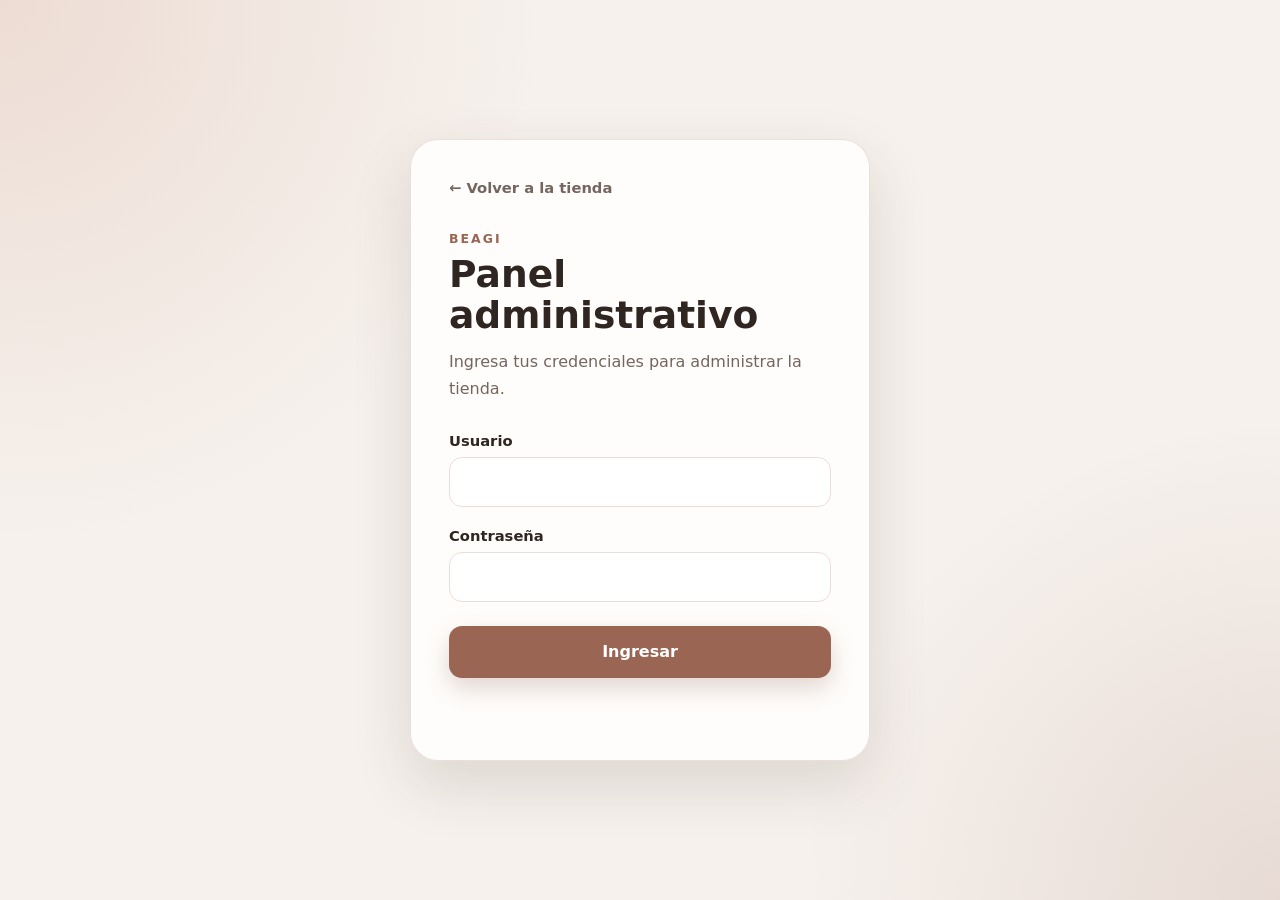
<file: admin.html>
<!DOCTYPE html>
<html lang="es">
<head>
    <meta charset="UTF-8">
    <meta
        name="viewport"
        content="width=device-width, initial-scale=1.0"
    >

    <meta name="robots" content="noindex, nofollow">

    <title>Administración | BeaGi Moda Circular</title>

    <link rel="stylesheet" href="css/admin.css">
</head>

<body>
    <main class="admin-layout">

        <section
            id="seccion-login"
            class="tarjeta-login"
            aria-labelledby="titulo-login"
        >
            <a class="volver-tienda" href="index.html">
                ← Volver a la tienda
            </a>

            <div class="marca-admin">
                <span class="marca-etiqueta">BeaGi</span>

                <h1 id="titulo-login">
                    Panel administrativo
                </h1>

                <p>
                    Ingresa tus credenciales para administrar la tienda.
                </p>
            </div>

            <form id="formulario-login" class="formulario-login">
                <div class="campo">
                    <label for="usuario">Usuario</label>

                    <input
                        id="usuario"
                        name="usuario"
                        type="text"
                        autocomplete="username"
                        required
                    >
                </div>

                <div class="campo">
                    <label for="contrasena">Contraseña</label>

                    <input
                        id="contrasena"
                        name="contrasena"
                        type="password"
                        autocomplete="current-password"
                        required
                    >
                </div>

                <button id="boton-ingresar" type="submit">
                    Ingresar
                </button>

                <p
                    id="mensaje-login"
                    class="mensaje-login"
                    role="alert"
                    aria-live="polite"
                ></p>
            </form>
        </section>

        <section id="panel-administrativo" class="panel-admin" hidden>
            <header class="cabecera-admin">
                <div>
                    <span class="marca-etiqueta">BeaGi</span>
                    <h1>Administración de la tienda</h1>
                </div>

                <div class="acciones-sesion">
                    <span id="estado-sesion">Sesión activa</span>

                    <button id="boton-cerrar-sesion" type="button">
                        Cerrar sesión
                    </button>
                </div>
            </header>

            <nav class="navegacion-admin" aria-label="Secciones administrativas">
                <button type="button" data-seccion="productos">
                    Productos
                </button>

                <button type="button" data-seccion="categorias">
                    Categorías
                </button>

                <button type="button" data-seccion="pedidos">
                    Pedidos
                </button>
            </nav>

            <section class="contenido-admin">
                <section
                    id="seccion-productos"
                    class="seccion-admin"
                    data-contenido-seccion="productos"
                    aria-labelledby="titulo-productos"
                >
                    <header class="encabezado-seccion">
                        <div>
                            <span class="seccion-etiqueta">Catálogo</span>

                            <h2 id="titulo-productos">Productos</h2>

                            <p>
                                Revisa el catálogo, el stock y la disponibilidad
                                de los productos publicados.
                            </p>
                        </div>

                        <button
                            id="boton-nuevo-producto"
                            class="boton-nuevo-producto"
                            type="button"
                            aria-expanded="false"
                            aria-controls="contenedor-formulario-producto"
                        >
                            + Nuevo producto
                        </button>
                    </header>

                    <section
                        id="contenedor-formulario-producto"
                        class="tarjeta-formulario-producto"
                        aria-labelledby="titulo-formulario-producto"
                        hidden
                    >
                        <header class="cabecera-formulario-producto">
                            <div>
                                <span class="seccion-etiqueta">Nuevo registro</span>

                                <h3 id="titulo-formulario-producto">
                                    Crear producto
                                </h3>

                                <p>
                                    Completa la información que aparecerá en el catálogo.
                                </p>
                            </div>

                            <button
                                id="boton-cancelar-producto"
                                class="boton-cerrar-formulario"
                                type="button"
                                aria-label="Cerrar formulario"
                            >
                                ×
                            </button>
                        </header>

                        <form
                            id="formulario-producto"
                            class="formulario-producto"
                        >
                            <div class="cuadricula-formulario">
                                <div class="campo campo-completo">
                                    <label for="producto-nombre">
                                        Nombre
                                    </label>

                                    <input
                                        id="producto-nombre"
                                        name="nombre"
                                        type="text"
                                        required
                                    >
                                </div>

                                <div class="campo campo-completo">
                                    <label for="producto-descripcion">
                                        Descripción
                                        <span class="campo-opcional">(opcional)</span>
                                    </label>

                                    <textarea
                                        id="producto-descripcion"
                                        name="descripcion"
                                        rows="4"
                                    ></textarea>
                                </div>

                                <div class="campo">
                                    <label for="producto-precio">
                                        Precio
                                    </label>

                                    <input
                                        id="producto-precio"
                                        name="precio"
                                        type="number"
                                        min="0"
                                        step="1"
                                        inputmode="numeric"
                                        required
                                    >
                                </div>

                                <div class="campo">
                                    <label for="producto-stock">
                                        Stock
                                    </label>

                                    <input
                                        id="producto-stock"
                                        name="stock"
                                        type="number"
                                        min="0"
                                        step="1"
                                        inputmode="numeric"
                                        required
                                    >
                                </div>

                                <div class="campo">
                                    <label for="producto-categoria">
                                        Categoría
                                    </label>

                                    <select
                                        id="producto-categoria"
                                        name="categoriaId"
                                        required
                                    >
                                        <option value="">
                                            Selecciona una categoría
                                        </option>
                                    </select>
                                </div>

                                <div class="campo">
                                    <label for="producto-talla">
                                        Talla
                                        <span class="campo-opcional">(opcional)</span>
                                    </label>

                                    <input
                                        id="producto-talla"
                                        name="talla"
                                        type="text"
                                    >
                                </div>

                                <div class="campo campo-completo">
                                    <label for="producto-estado">
                                        Estado
                                        <span class="campo-opcional">(opcional)</span>
                                    </label>

                                    <input
                                        id="producto-estado"
                                        name="estado"
                                        type="text"
                                        placeholder="Ejemplo: Como nuevo"
                                    >
                                </div>
                            </div>

                            <fieldset class="opciones-producto">
                                <legend>Publicación</legend>

                                <label class="opcion-producto">
                                    <input
                                        id="producto-disponible"
                                        name="disponible"
                                        type="checkbox"
                                        checked
                                    >

                                    <span>Disponible para comprar</span>
                                </label>

                                <label class="opcion-producto">
                                    <input
                                        id="producto-nuevo"
                                        name="nuevo"
                                        type="checkbox"
                                    >

                                    <span>Marcar como nuevo</span>
                                </label>

                                <label class="opcion-producto">
                                    <input
                                        id="producto-destacado"
                                        name="destacado"
                                        type="checkbox"
                                    >

                                    <span>Mostrar como destacado</span>
                                </label>
                            </fieldset>

                            <fieldset class="imagenes-producto">
                                <legend>Imágenes del producto</legend>

                                <label for="producto-imagenes">
                                    Seleccionar imágenes
                                </label>

                                <input
                                    id="producto-imagenes"
                                    name="archivos"
                                    type="file"
                                    accept=".jpg,.jpeg,.png,.webp,image/jpeg,image/png,image/webp"
                                    multiple
                                    aria-describedby="ayuda-imagenes-producto"
                                >

                                <p id="ayuda-imagenes-producto">
                                    Selecciona hasta 5 imágenes JPG, PNG o WebP.
                                    Máximo 8 MB por imagen.
                                </p>

                                <div
                                    id="vista-previa-imagenes-producto"
                                    class="vista-previa-imagenes-producto"
                                    aria-live="polite"
                                ></div>
                            </fieldset>

                            <div class="acciones-formulario-producto">
                                <button
                                    id="boton-descartar-producto"
                                    class="boton-secundario"
                                    type="button"
                                >
                                    Cancelar
                                </button>

                                <button
                                    id="boton-guardar-producto"
                                    class="boton-guardar-producto"
                                    type="submit"
                                >
                                    Crear producto
                                </button>
                            </div>

                            <p
                                id="mensaje-formulario-producto"
                                class="mensaje-formulario-producto"
                                role="status"
                                aria-live="polite"
                            ></p>
                        </form>
                    </section>

                    <div
                        id="resumen-productos"
                        class="resumen-productos"
                        aria-label="Resumen del catálogo"
                        hidden
                    >
                        <article class="dato-resumen">
                            <span>Total</span>
                            <strong id="total-productos">0</strong>
                        </article>

                        <article class="dato-resumen">
                            <span>Disponibles</span>
                            <strong id="productos-disponibles">0</strong>
                        </article>

                        <article class="dato-resumen">
                            <span>Sin stock</span>
                            <strong id="productos-sin-stock">0</strong>
                        </article>
                    </div>

                    <div
                        id="estado-productos"
                        class="estado-productos"
                        role="status"
                        aria-live="polite"
                    >
                        Cargando productos...
                    </div>

                    <div
                        id="contenedor-tabla-productos"
                        class="contenedor-tabla-productos"
                        hidden
                    >
                        <table class="tabla-productos">
                            <caption class="solo-lectores">
                                Productos registrados en BeaGi
                            </caption>

                            <thead>
                                <tr>
                                    <th scope="col">Producto</th>
                                    <th scope="col">Categoría</th>
                                    <th scope="col">Precio</th>
                                    <th scope="col">Stock</th>
                                    <th scope="col">Estado</th>
                                    <th scope="col">Acciones</th>
                                </tr>
                            </thead>

                            <tbody id="cuerpo-tabla-productos"></tbody>
                        </table>
                    </div>
                </section>

                <section
                    id="seccion-categorias"
                    class="seccion-admin"
                    data-contenido-seccion="categorias"
                    aria-labelledby="titulo-categorias"
                    hidden
                >
                    <h2 id="titulo-categorias">Categorías</h2>

                    <p>
                        La administración de categorías estará disponible
                        próximamente.
                    </p>
                </section>

                <section
                    id="seccion-pedidos"
                    class="seccion-admin"
                    data-contenido-seccion="pedidos"
                    aria-labelledby="titulo-pedidos"
                    hidden
                >
                    <h2 id="titulo-pedidos">Pedidos</h2>

                    <p>
                        La administración de pedidos estará disponible
                        próximamente.
                    </p>
                </section>
            </section>
        </section>

    </main>

    <script src="js/config.js"></script>
    <script src="js/admin.js"></script>
</body>
</html>
</file>
<file: css/style-v2.css>
/* BeaGi · Interfaz pública v2. Independiente del CSS anterior. */
:root {
    --color-vino: #5a1f2a;
    --color-vino-oscuro: #351318;
    --color-rosa-polvo: #d8aaa3;
    --color-crema: #f7f1ed;
    --color-superficie: #fffdfb;
    --color-arena: #d4b49d;
    --color-texto: #2d2322;
    --color-texto-suave: #746663;
    --color-borde: #e7dcd6;
    --color-whatsapp: #208b57;
    --serif: 'Cormorant Garamond', 'Palatino Linotype', 'Book Antiqua', Palatino, Georgia, serif;
    --sans: Inter, 'Segoe UI', Arial, sans-serif;
    --gutter: clamp(24px, 5.5vw, 88px);
}
* { box-sizing: border-box; }
body { margin: 0; background: var(--color-superficie); color: var(--color-texto); font: 15px/1.65 var(--sans); }
html { scroll-behavior: smooth; scroll-padding-top: 100px; }
h1, h2, h3, p, figure { margin: 0; }
h1, h2, h3 { font-family: var(--serif); font-weight: 400; line-height: 1.12; color: var(--color-vino); }
h2 { font-size: clamp(32px, 3.2vw, 46px); margin-bottom: 18px; }
h3 { font-size: 26px; }
p { color: var(--color-texto-suave); }
a { color: inherit; text-underline-offset: 5px; }
button, input, select { font: inherit; }
button, a, input, select { -webkit-tap-highlight-color: transparent; }
button { cursor: pointer; }
button, select, input { border-radius: 2px; }
button { color: var(--color-vino); background: var(--color-superficie); border: 1px solid var(--color-borde); }
button, input, select { min-height: 44px; }
a, button { touch-action: manipulation; }
:focus-visible { outline: 2px solid var(--color-vino); outline-offset: 4px; }
img { display: block; max-width: 100%; }
[hidden] { display: none !important; }
.skip-link { position: fixed; top: 8px; left: 12px; z-index: 6000; padding: 12px; background: white; transform: translateY(-150%); }
.skip-link:focus { transform: none; }
main > section { padding: 76px max(var(--gutter), calc((100% - 1264px) / 2)); }
.seccion-header, .catalogo-header { margin-bottom: 32px; max-width: 700px; }
.seccion-header p, .catalogo-header p { max-width: 610px; }
.etiqueta-seccion, .hero-etiqueta, .modal-etiqueta { display: block; margin-bottom: 14px; color: var(--color-vino); font-size: 11px; font-weight: 600; letter-spacing: 1.8px; text-transform: uppercase; }
.btn-principal, .btn-secundario, .btn-wsp, .btn-detalle, .btn-consultar-favoritos, .btn-dinamica-live {
    min-height: 46px; display: inline-flex; align-items: center; justify-content: center; gap: 18px;
    padding: 12px 22px; border: 1px solid var(--color-vino); border-radius: 2px;
    text-decoration: none; font: 500 13px/1.4 var(--sans); text-align: center;
    transition: background-color .16s, color .16s;
}
.btn-principal { background: var(--color-vino); color: white; }
.btn-principal:hover { background: var(--color-vino-oscuro); }
.btn-secundario, .btn-detalle, .btn-dinamica-live { color: var(--color-vino); background: transparent; }
.btn-secundario:hover, .btn-detalle:hover, .btn-dinamica-live:hover { background: var(--color-crema); }
.btn-wsp, .btn-consultar-favoritos { background: #187343; border-color: #187343; color: white; }
.btn-wsp:hover, .btn-consultar-favoritos:hover { background: #125c35; }
.deshabilitado { opacity: .5; pointer-events: none; }
/* Marca y navegación */
.header { position: sticky; top: 0; z-index: 100; background: var(--color-superficie); border-bottom: 1px solid var(--color-borde); }
.navbar { height: 88px; max-width: 1440px; margin: auto; padding: 0 var(--gutter); display: flex; align-items: center; justify-content: space-between; gap: 24px; }
.marca { text-decoration: none; display: flex; flex-direction: column; align-items: center; flex-shrink: 0; }
.marca-nombre { font: 44px/.95 var(--serif); letter-spacing: -2px; color: var(--color-vino); }
.marca-subtitulo { font-size: 9px; letter-spacing: 2.4px; text-transform: uppercase; margin-top: 8px; }
.nav-links { display: flex; align-items: center; gap: clamp(16px, 2.5vw, 36px); padding: 0; margin: 0 155px 0 0; list-style: none; }
.nav-links a { display: inline-flex; align-items: center; min-height: 44px; font-size: 13px; text-decoration: none; border-bottom: 1px solid transparent; }
.nav-links a:hover, .nav-links .activo-link { color: var(--color-vino); border-bottom-color: var(--color-vino); }
.menu-toggle, .nav-mobile-favoritos-item, .mobile-section-switcher, .mobile-bottom-nav { display: none; }
.btn-favoritos-panel { position: fixed; top: 22px; right: var(--gutter); z-index: 110; padding: 8px 12px; background: transparent; font-size: 12px; }
#favoritos-contador { display: inline-grid; place-items: center; min-width: 20px; margin-left: 4px; color: var(--color-vino); }
/* Portada y accesos editoriales */
main > .hero { display: grid; grid-template-columns: 1.05fr 1fr; align-items: center; gap: 7%; padding-top: 48px; padding-bottom: 48px; background: var(--color-crema); }
.hero h1 { font-size: clamp(46px, 5.4vw, 78px); letter-spacing: -2.5px; line-height: 1.05; margin: 22px 0; }
.hero h1 em { font-weight: 400; }
.hero-texto > p { font-size: 17px; }
.hero-botones { display: flex; flex-wrap: wrap; gap: 12px; margin-top: 30px; }
.hero-nota { margin-top: 42px; font-size: 11px; color: var(--color-texto-suave); }
.hero-nota > span { font-size: 22px; margin-right: 9px; vertical-align: middle; }
.hero-editorial { position: relative; padding: 0 0 0 20px; }
.hero-foto { width: 100%; height: clamp(390px, 35vw, 510px); object-fit: cover; object-position: center 45%; }
.hero-editorial figcaption { display: flex; justify-content: space-between; gap: 12px; margin-top: 12px; font-size: 10px; letter-spacing: .8px; text-transform: uppercase; }
.editorial-sello { position: absolute; left: -25px; bottom: 64px; background: var(--color-superficie); padding: 19px 25px; color: var(--color-vino); font: italic 22px/1.2 var(--serif); border: 1px solid var(--color-borde); }
.categorias-grid { display: grid; grid-template-columns: 1fr 1fr; gap: 28px; }
.categoria-card { min-width: 0; text-decoration: none; }
.categoria-card > img, .categoria-neutra { width: 100%; height: 310px; object-fit: cover; object-position: 50% 47%; }
.categoria-neutra { background: #e9ded3; display: flex; flex-direction: column; justify-content: center; align-items: center; position: relative; padding: 30px; text-align: center; color: var(--color-vino); }
.categoria-neutra::before { content: ''; position: absolute; inset: 18px; border: 1px solid #c5ab95; }
.categoria-neutra > span { font: 38px/1.2 var(--serif); }
.categoria-neutra small { margin-top: 24px; font-size: 9px; letter-spacing: 2px; }
.categoria-info { display: flex; justify-content: space-between; gap: 20px; padding: 20px 0; border-bottom: 1px solid var(--color-borde); }
.categoria-info h3 { font-size: 30px; margin-bottom: 6px; }
.categoria-info p { font-size: 13px; }
.categoria-info > span { font-size: 26px; color: var(--color-vino); }
main > .barra-info { padding-top: 24px; padding-bottom: 24px; border-block: 1px solid var(--color-borde); display: grid; grid-template-columns: repeat(3, 1fr); gap: 20px; }
.barra-info > div { text-align: center; }
.barra-info > div + div { border-left: 1px solid var(--color-borde); }
.barra-info strong { display: block; font: 22px/1.4 var(--serif); color: var(--color-vino); }
.barra-info span { font-size: 12px; color: var(--color-texto-suave); }
/* Catálogo, confecciones y novedades */
.confecciones { background: var(--color-crema); }
.catalogo-controles { display: grid; grid-template-columns: 2fr repeat(2, 1fr); gap: 12px; margin: 28px 0 22px; }
.catalogo-controles input, .catalogo-controles select, #btn-limpiar { min-width: 0; width: 100%; padding: 12px; color: var(--color-texto); background: var(--color-superficie); border: 1px solid var(--color-borde); font-size: 13px; }
#btn-limpiar { color: var(--color-vino); text-decoration: underline; text-underline-offset: 4px; }
.chips-categorias { display: flex; flex-wrap: wrap; gap: 8px; margin-bottom: 24px; }
.chip { padding: 9px 17px; background: transparent; font-size: 12px; }
.chip:hover { border-color: var(--color-vino); }
.chip.activo { color: white; background: var(--color-vino); border-color: var(--color-vino); }
.resumen-catalogo { display: flex; gap: 24px; font-size: 12px; padding-block: 16px; border-block: 1px solid var(--color-borde); }
.resumen-catalogo strong { font-weight: 600; margin-right: 4px; }
.resumen-catalogo span { color: var(--color-texto-suave); }
.contador-productos { margin: 18px 0 24px; font-size: 12px; }
.productos, .novedades-grid { display: grid; grid-template-columns: repeat(4, minmax(0, 1fr)); gap: 32px 22px; }
.producto, .novedad-card { min-width: 0; border: 1px solid var(--color-borde); background: var(--color-superficie); display: flex; flex-direction: column; }
.producto-imagen, .novedad-imagen { position: relative; aspect-ratio: 4 / 5; background: #eee7e0; overflow: hidden; }
.producto-imagen > img, .novedad-imagen > img { width: 100%; height: 100%; object-fit: cover; }
.imagen-placeholder { height: 100%; min-height: 160px; display: flex; flex-direction: column; align-items: center; justify-content: center; gap: 16px; color: var(--color-texto-suave); background: #eee7e0; font-size: 11px; }
.imagen-placeholder::before { content: 'BeaGi'; font: italic 34px var(--serif); letter-spacing: -1px; color: #9c8276; }
.producto > h3 { margin: 18px 16px 8px; font: 500 16px/1.4 var(--sans); color: var(--color-texto); }
.producto > p { margin: 2px 16px; font-size: 12px; }
.producto > .precio { font-size: 18px; color: var(--color-vino); font-weight: 600; margin: 12px 16px; }
.producto-actions, .novedad-actions { display: grid; grid-template-columns: 1fr 1fr; gap: 6px; margin: auto 16px 16px; padding-top: 12px; }
.producto-actions > *, .novedad-actions > * { padding: 9px 4px; font-size: 11px; min-height: 44px; }
.producto-actions .btn-wsp, .novedad-actions .btn-wsp { background: transparent; color: #187343; border-color: var(--color-borde); }
.producto-actions .btn-wsp:hover, .novedad-actions .btn-wsp:hover { background: #edf3ee; }
.btn-favorito { position: absolute; right: 9px; top: 9px; width: 44px; height: 44px; font-size: 24px; border: 0; background: var(--color-superficie); border-radius: 50%; }
.btn-favorito.activo { color: white; background: var(--color-vino); }
.badge-disponibilidad, .badge-destacado, .badge-fotos, .badge-nuevo { position: absolute; left: 10px; font-size: 10px; line-height: 1.3; padding: 5px 7px; background: var(--color-superficie); }
.badge-destacado, .badge-nuevo { top: 12px; color: var(--color-vino); }
.badge-disponibilidad { bottom: 10px; }
.badge-disponibilidad.disponible { color: #285e40; }
.badge-disponibilidad.reservado { color: #705319; background: #fff3d9; }
.badge-disponibilidad.vendido { color: #6e4545; background: #f1e1df; }
.badge-fotos { bottom: 10px; left: auto; right: 10px; color: var(--color-texto-suave); }
.novedades-top { display: flex; justify-content: space-between; align-items: center; gap: 20px; margin-bottom: 24px; }
.novedades-top strong, .novedades-top span { display: block; font-size: 12px; }
.novedades-top span { color: var(--color-texto-suave); }
.novedad-info { padding: 16px; display: flex; flex-direction: column; flex: 1; }
.novedad-info h3 { font: 500 16px/1.4 var(--sans); color: var(--color-texto); margin-bottom: 8px; }
.novedad-info p { font-size: 12px; margin: 2px 0; }
.novedad-precio { font-size: 18px; font-weight: 600; color: var(--color-vino); margin-block: 12px; }
.novedad-actions { margin: auto 0 0; }
.sin-resultados { grid-column: 1 / -1; padding: 48px 24px; text-align: center; border: 1px solid var(--color-borde); }
.sin-resultados h3 { margin-bottom: 12px; }
/* Información y comunidad */
.nosotros { text-align: center; background: var(--color-crema); }
.nosotros p { max-width: 690px; margin: auto; font-size: 18px; }
.pasos-compra { display: grid; grid-template-columns: repeat(4, 1fr); gap: 30px; }
.paso-card { border-top: 1px solid var(--color-borde); padding-top: 20px; }
.paso-numero { display: block; font: italic 38px var(--serif); color: #96705c; margin-bottom: 20px; }
.paso-card h3 { font-size: 23px; margin-bottom: 12px; }
.paso-card p { font-size: 13px; }
.faq { min-height: 65vh; background: var(--color-crema); }
.faq-contenedor { max-width: 850px; }
.faq-item { border-bottom: 1px solid var(--color-borde); }
.faq-pregunta { width: 100%; border: 0; padding: 24px 0; display: flex; gap: 20px; justify-content: space-between; text-align: left; background: transparent; font-size: 16px; }
.faq-pregunta span { font-size: 24px; }
.faq-item.activo .faq-pregunta span { transform: rotate(45deg); }
.faq-respuesta { display: none; padding: 0 30px 24px 0; }
.faq-item.activo .faq-respuesta { display: block; }
.ubicacion { background: var(--color-crema); }
.ubicacion-contenedor { display: grid; grid-template-columns: 1fr 1.2fr; align-items: center; gap: 56px; }
.ubicacion-info h3 { margin-bottom: 18px; }
.ubicacion-info p { margin-bottom: 12px; }
.ubicacion-botones, .live-botones { display: flex; flex-wrap: wrap; gap: 12px; margin-top: 24px; }
.mapa-card { min-width: 0; border: 1px solid var(--color-borde); background: #e9ded3; }
.mapa-card iframe { display: block; width: 100%; }
.contacto { text-align: center; }
.contacto .grande { margin-top: 24px; }
.live-contenedor { display: grid; grid-template-columns: 1.2fr 1fr; gap: 60px; align-items: center; }
.live-info > p { margin: 20px 0; }
.live-estado { display: flex; align-items: center; gap: 10px; color: var(--color-vino); font-size: 13px; }
.punto-live { width: 7px; height: 7px; border-radius: 50%; background: var(--color-vino); }
.live-detalles { display: flex; gap: 30px; margin-top: 24px; }
.live-detalles span, .live-detalles strong { display: block; font-size: 13px; }
.live-detalles span { color: var(--color-texto-suave); }
.live-card { background: var(--color-crema); padding: 32px; border: 1px solid var(--color-borde); }
.live-card-header { display: flex; justify-content: space-between; gap: 16px; font-size: 11px; margin-bottom: 32px; }
.live-card-header > span { letter-spacing: 2px; color: var(--color-vino); }
.contador-live { display: grid; grid-template-columns: repeat(4, 1fr); gap: 12px; margin-block: 24px; }
.contador-live > div { border-bottom: 1px solid var(--color-arena); padding-bottom: 12px; text-align: center; }
.contador-live strong { display: block; font: 38px var(--serif); color: var(--color-vino); }
.contador-live span { font-size: 11px; }
.live-card-nota { font-size: 12px; margin-bottom: 24px; }
.dinamica-live { display: none; font-size: 13px; }
.dinamica-live.activo { display: block; }
.dinamica-live ul { padding-left: 20px; }
.perfil-tiktok-escritorio { display: grid; grid-template-columns: 1fr 1.2fr; gap: 48px; margin-top: 60px; padding-top: 40px; border-top: 1px solid var(--color-borde); align-items: center; }
.perfil-tiktok-texto h3 { overflow-wrap: anywhere; margin-bottom: 16px; }
.perfil-tiktok-texto p { margin-bottom: 24px; }
.perfil-tiktok-embed { min-width: 0; overflow: hidden; }
.footer { background: var(--color-vino-oscuro); padding: 48px var(--gutter) 24px; color: var(--color-crema); }
.footer-contenido { display: grid; grid-template-columns: 1.2fr .8fr 1.2fr; gap: 48px; max-width: 1264px; margin: auto; }
.footer-marca .marca-nombre { display: block; color: var(--color-crema); margin-bottom: 12px; }
.footer-marca h3 { color: var(--color-crema); font: 11px var(--sans); letter-spacing: 2px; text-transform: uppercase; margin-bottom: 20px; }
.footer p { color: #d9c6c3; font-size: 12px; }
.footer-links { display: flex; flex-direction: column; align-items: flex-start; }
.footer a { min-height: 36px; display: inline-flex; align-items: center; font-size: 12px; }
.footer-contacto p { margin-bottom: 10px; }
.footer-copy { border-top: 1px solid #624149; padding-top: 22px; margin: 32px auto 0; max-width: 1264px; }
/* Ficha de producto y galería */
body.modal-abierto, body.panel-abierto { overflow: hidden; }
.modal { display: none; position: fixed; inset: 0; z-index: 500; background: #2d232299; padding: 28px; align-items: center; justify-content: center; }
.modal.activo { display: flex; }
.modal-card { position: relative; display: grid; grid-template-columns: 1fr 1fr; width: min(960px, 100%); max-height: calc(100dvh - 56px); overflow-y: auto; overscroll-behavior: contain; background: var(--color-superficie); }
#modal-imagen { min-width: 0; padding: 24px; background: var(--color-crema); }
.galeria-principal img { width: 100%; height: min(56vh, 500px); object-fit: contain; }
.galeria-miniaturas { display: flex; gap: 10px; overflow-x: auto; padding: 12px 2px 4px; }
.miniatura-modal { flex: 0 0 64px; width: 64px; height: 72px; padding: 3px; }
.miniatura-modal.activa { border: 2px solid var(--color-vino); }
.miniatura-modal img { width: 100%; height: 100%; object-fit: cover; }
.modal-placeholder { height: 440px; }
.modal-info { padding: 64px 32px 32px; min-width: 0; }
.modal-info h2 { font-size: 36px; }
.modal-info p { margin-bottom: 16px; }
.modal-info .precio-modal { font-size: 24px; color: var(--color-vino); margin-top: 24px; }
.modal-info .btn-wsp { width: 100%; }
.cerrar-modal { position: absolute; right: 12px; top: 12px; width: 44px; height: 44px; font-size: 28px; z-index: 2; }
.modal-mobile-bar { display: none; }
/* Favoritos, avisos y accesos persistentes */
.overlay-panel { display: none; position: fixed; inset: 0; background: #2d232299; z-index: 400; }
.overlay-panel.activo { display: block; }
.panel-favoritos { display: none; position: fixed; right: 0; top: 0; z-index: 450; width: min(440px, 100%); height: 100dvh; background: var(--color-superficie); flex-direction: column; }
.panel-favoritos.activo { display: flex; }
.panel-favoritos-header { display: flex; justify-content: space-between; align-items: center; gap: 12px; padding: 24px; border-bottom: 1px solid var(--color-borde); }
.panel-favoritos-header span { font-size: 11px; color: var(--color-texto-suave); }
.panel-favoritos-header h2 { margin: 8px 0 0; font-size: 32px; }
#cerrar-panel-favoritos, .quitar-favorito-panel { min-width: 44px; font-size: 25px; }
.panel-favoritos-body { flex: 1; min-height: 0; overflow-y: auto; overscroll-behavior: contain; padding: 20px; }
.item-favorito { display: grid; grid-template-columns: 64px 1fr 44px; align-items: center; gap: 12px; padding: 16px 0; border-bottom: 1px solid var(--color-borde); }
.item-favorito-img { height: 80px; background: var(--color-crema); display: grid; place-items: center; text-align: center; color: var(--color-texto-suave); font-size: 10px; }
.item-favorito-img img { width: 100%; height: 80px; object-fit: cover; }
.item-favorito-info { min-width: 0; }
.item-favorito-info h3 { font: 500 14px/1.4 var(--sans); margin-bottom: 6px; }
.item-favorito-info p { font-size: 11px; }
.panel-favoritos-footer { padding: 20px 20px calc(20px + env(safe-area-inset-bottom)); border-top: 1px solid var(--color-borde); }
.btn-consultar-favoritos { width: 100%; }
.panel-vacio { padding: 40px 8px; }
.panel-vacio h3 { margin-bottom: 16px; }
.toast { position: fixed; left: 50%; bottom: 30px; transform: translateX(-50%); z-index: 600; padding: 12px 20px; width: max-content; max-width: calc(100% - 40px); background: var(--color-vino-oscuro); color: white; font-size: 13px; pointer-events: none; visibility: hidden; }
.toast.activo { visibility: visible; }
.whatsapp-flotante { position: fixed; bottom: 22px; right: 24px; z-index: 120; padding: 12px 18px; min-height: 44px; color: white; background: #187343; text-decoration: none; font-size: 12px; border-radius: 2px; }
.whatsapp-icono { display: none; }
.btn-subir { position: fixed; right: 24px; bottom: 82px; width: 44px; z-index: 120; visibility: hidden; font-size: 22px; }
.btn-subir.visible { visibility: visible; }
/* El estado de las vistas pertenece a script.js. */
@media (min-width: 769px) {
    .desktop-page-mode .desktop-section-hidden { display: none; }
}
@media (max-width: 1199px) {
    .productos, .novedades-grid { grid-template-columns: repeat(3, minmax(0, 1fr)); }
    .nav-links { margin-right: 125px; gap: 16px; }
    .hero-botones { flex-direction: column; align-items: flex-start; }
    .hero-nota { margin-top: 24px; }
    .pasos-compra { gap: 20px; }
}
@media (max-width: 768px) {
    :root { --gutter: 20px; }
    html { scroll-padding-top: 124px; }
    body { font-size: 14px; }
    main > section { padding: 48px var(--gutter); }
    h2 { font-size: 32px; }
    .navbar { height: 68px; }
    .marca-nombre { font-size: 35px; }
    .marca-subtitulo { font-size: 8px; margin-top: 5px; letter-spacing: 1.8px; }
    .menu-toggle { display: block; width: 44px; font-size: 24px; }
    .nav-links { display: none; position: absolute; top: 68px; right: 0; left: 0; margin: 0; background: var(--color-superficie); border-bottom: 1px solid var(--color-borde); padding: 16px 20px; max-height: calc(100dvh - 120px); overflow-y: auto; }
    .nav-links.activo { display: flex; flex-direction: column; align-items: stretch; gap: 0; }
    .nav-links a, .nav-favoritos-mobile { width: 100%; padding: 10px 12px; text-align: left; font-size: 14px; }
    .nav-mobile-favoritos-item { display: block; margin-top: 10px; }
    .btn-favoritos-panel { display: none; }
    .mobile-section-switcher { display: grid; grid-template-columns: repeat(3, 1fr); position: sticky; top: 68px; z-index: 90; background: var(--color-superficie); border-bottom: 1px solid var(--color-borde); padding: 0 20px; }
    .mobile-switch-btn { border: 0; border-bottom: 2px solid transparent; background: transparent; font-size: 12px; border-radius: 0; }
    .mobile-switch-btn.activo { border-bottom-color: var(--color-vino); font-weight: 600; }
    .mobile-page-mode .mobile-section-hidden, .solo-escritorio { display: none; }
    main > .hero { grid-template-columns: 1fr; gap: 30px; padding-top: 34px; padding-bottom: 30px; }
    .hero-etiqueta { font-size: 9px; letter-spacing: 1.3px; margin-bottom: 16px; }
    .hero h1 { font-size: clamp(42px, 11.8vw, 64px); margin: 16px 0; letter-spacing: -1.5px; }
    .hero-texto > p { font-size: 14px; }
    .hero-botones { flex-direction: row; gap: 8px; margin-top: 22px; }
    .hero-botones > a { font-size: 11px; padding: 12px; gap: 10px; }
    .hero-nota { display: none; }
    .hero-editorial { padding: 0 0 0 12px; }
    .hero-foto { height: 330px; object-position: center 45%; }
    .editorial-sello { left: -5px; bottom: 48px; padding: 13px 18px; font-size: 19px; }
    .hero-editorial figcaption { font-size: 8px; letter-spacing: .3px; }
    .categorias-grid { gap: 14px; }
    .categoria-card > img, .categoria-neutra { height: 205px; }
    .categoria-neutra { padding: 20px; }
    .categoria-neutra > span { font-size: 23px; }
    .categoria-neutra small { font-size: 7px; letter-spacing: 1px; }
    .categoria-neutra::before { inset: 10px; }
    .categoria-info { gap: 8px; padding: 16px 0; }
    .categoria-info h3 { font-size: 25px; }
    .categoria-info p { font-size: 11px; }
    .categoria-info > span { font-size: 20px; }
    main > .barra-info { gap: 12px; padding-block: 20px; }
    .barra-info strong { font-size: 17px; }
    .barra-info span { font-size: 10px; display: block; line-height: 1.5; margin-top: 4px; }
    .barra-info > div + div { padding-left: 8px; }
    .seccion-header, .catalogo-header { margin-bottom: 24px; }
    .productos, .novedades-grid { grid-template-columns: repeat(2, minmax(0, 1fr)); gap: 20px 12px; }
    .producto > h3 { font-size: 13px; margin: 12px 10px 6px; }
    .producto > p { font-size: 11px; margin-inline: 10px; line-height: 1.5; }
    .producto > .precio { font-size: 16px; margin: 10px; }
    .producto-actions, .novedad-actions { grid-template-columns: 1fr; gap: 6px; margin: auto 10px 10px; }
    .producto-actions > *, .novedad-actions > * { font-size: 11px; }
    .badge-destacado, .badge-nuevo { font-size: 8px; left: 6px; top: 8px; padding: 4px; }
    .badge-disponibilidad, .badge-fotos { font-size: 8px; padding: 4px; bottom: 6px; }
    .badge-disponibilidad { left: 6px; }
    .badge-fotos { right: 6px; }
    .btn-favorito { top: 5px; right: 5px; }
    .imagen-placeholder { min-height: 120px; font-size: 10px; }
    .imagen-placeholder::before { font-size: 27px; }
    .catalogo-controles { grid-template-columns: 1fr 1fr; gap: 10px; }
    .catalogo-controles input { grid-column: 1 / -1; }
    .catalogo-controles select, #btn-limpiar { font-size: 12px; padding: 10px 8px; }
    #btn-limpiar { grid-column: 1 / -1; }
    .chips-categorias { gap: 6px; }
    .chip { padding: 8px 12px; font-size: 11px; }
    .resumen-catalogo { gap: 12px; justify-content: space-between; font-size: 10px; }
    .contador-productos { font-size: 11px; }
    .novedades-top { align-items: flex-start; }
    .novedades-link { max-width: 145px; padding: 10px; font-size: 11px; }
    .novedad-info { padding: 10px; }
    .novedad-info h3 { font-size: 13px; }
    .novedad-info p { font-size: 11px; }
    .novedad-actions { margin: auto 0 0; }
    .novedad-precio { font-size: 16px; }
    .pasos-compra { grid-template-columns: 1fr 1fr; gap: 28px 20px; }
    .paso-card h3 { font-size: 22px; }
    .paso-card p { font-size: 12px; }
    .nosotros p { font-size: 16px; }
    .ubicacion-contenedor, .live-contenedor { grid-template-columns: 1fr; gap: 30px; }
    .mapa-card iframe { height: 300px; }
    .live-card { padding: 24px 20px; }
    .live-botones > a, .ubicacion-botones > a { width: 100%; }
    .live-detalles { gap: 24px; }
    .faq-pregunta { font-size: 14px; }
    .footer { padding-top: 36px; padding-bottom: calc(92px + env(safe-area-inset-bottom)); }
    .footer-contenido { grid-template-columns: 1fr; gap: 28px; }
    .footer-links { display: grid; grid-template-columns: 1fr 1fr; gap: 4px 16px; }
    .footer a { min-height: 44px; }
    .modal { padding: 0; }
    .modal-card { display: block; width: 100%; height: 100dvh; max-height: 100dvh; padding-bottom: env(safe-area-inset-bottom); }
    .modal-mobile-bar { display: block; position: sticky; top: 0; padding: 16px 70px 16px 20px; z-index: 1; background: var(--color-superficie); border-bottom: 1px solid var(--color-borde); }
    .modal-mobile-title small, .modal-mobile-title strong { display: block; font-size: 11px; }
    .modal-mobile-title strong { font-size: 14px; color: var(--color-vino); }
    .modal-mobile-handle, .modal-mobile-hint { display: none; }
    .cerrar-modal { position: fixed; top: 12px; right: 12px; }
    #modal-imagen { padding: 16px; }
    .galeria-principal img { height: 350px; max-height: 46vh; }
    .modal-info { padding: 24px 20px 32px; }
    .modal-info h2 { font-size: 30px; }
    .modal-placeholder { height: 300px; }
    .mobile-bottom-nav { display: grid; grid-template-columns: repeat(3, 1fr); position: fixed; bottom: 0; left: 0; right: 0; z-index: 125; padding: 6px 16px calc(6px + env(safe-area-inset-bottom)); background: var(--color-superficie); border-top: 1px solid var(--color-borde); }
    .mobile-bottom-nav a, .mobile-bottom-nav button { display: flex; flex-direction: column; justify-content: center; align-items: center; gap: 3px; min-height: 48px; border: 0; background: transparent; text-decoration: none; font-size: 10px; color: var(--color-vino); }
    .mobile-bottom-nav span { font-size: 21px; line-height: 1; }
    .whatsapp-flotante { bottom: calc(78px + env(safe-area-inset-bottom)); right: 16px; padding: 11px; width: 44px; height: 44px; }
    .whatsapp-icono { display: block; }
    .whatsapp-label { display: none; }
    .btn-subir { bottom: calc(132px + env(safe-area-inset-bottom)); right: 16px; }
    .toast { bottom: calc(80px + env(safe-area-inset-bottom)); }
}
@media (max-width: 339px) {
    .productos, .novedades-grid, .categorias-grid { grid-template-columns: 1fr; }
    .hero-botones { flex-direction: column; align-items: stretch; }
}
@media (prefers-reduced-motion: reduce) {
    html { scroll-behavior: auto; }
    *, *::before, *::after { animation: none !important; transition: none !important; }
}

/* Movimiento editorial y navegación comercial BeaGi. */
.franja-info { position: relative; overflow: hidden; background: var(--color-vino); color: var(--color-crema); padding: 7px 0; font-size: 10px; letter-spacing: 1.5px; }
.franja-pista { display: flex; width: max-content; animation: franja 48s linear infinite; }
.franja-pista span { flex: none; white-space: nowrap; padding-right: 30px; }
.franja-info:hover .franja-pista, .franja-info:focus-within .franja-pista, .franja-info.pausada .franja-pista { animation-play-state: paused; }
#pausar-franja { position: absolute; right: 0; top: 0; height: 100%; min-height: 0; width: 36px; background: var(--color-vino); color: white; border: 0; }
@keyframes franja { to { transform: translateX(-50%); } }
.nav-lives-desktop, .abrir-busqueda { display: none; }
.busqueda-panel { position: absolute; top: 100%; left: 0; right: 0; padding: 26px var(--gutter); max-height: 75dvh; overflow-y: auto; background: var(--color-superficie); border-bottom: 1px solid var(--color-borde); box-shadow: 0 18px 25px #35131812; animation: aparecer .25s ease; }
.busqueda-cabecera { display: flex; align-items: center; justify-content: space-between; gap: 20px; font: 28px var(--serif); margin-bottom: 16px; color: var(--color-vino); }
#cerrar-busqueda { width: 44px; flex-shrink: 0; }
#busqueda-global { width: 100%; padding: 16px; border: 1px solid var(--color-borde); background: var(--color-crema); font-size: 18px; }
#busqueda-estado { margin: 12px 0; font-size: 12px; }
#busqueda-resultados { display: grid; grid-template-columns: 1fr 1fr; gap: 10px; }
.busqueda-resultado { display: flex; align-items: center; gap: 18px; text-align: left; padding: 8px; }
.busqueda-resultado img { object-fit: cover; flex: 0 0 56px; height: 70px; }
.hero-editorial { min-width: 0; }
.campana-slides { position: relative; overflow: hidden; }
.campana-slide { position: absolute; inset: 0; opacity: 0; visibility: hidden; transition: opacity .65s ease, visibility .65s; }
.campana-slide:first-child { position: relative; }
.campana-slide.actual { opacity: 1; visibility: visible; }
.campana-copy { position: absolute; inset: auto 0 0; padding: 50px 24px 24px; background: linear-gradient(transparent, #351318cc); color: white; }
.campana-copy span { display: block; font: italic 30px/1.1 var(--serif); margin-bottom: 12px; }
.campana-copy a { display: inline-flex; align-items: center; min-height: 44px; font-size: 12px; }
.campana-controles { display: flex; align-items: center; justify-content: flex-end; gap: 8px; margin-top: 10px; }
.campana-controles button { min-width: 44px; background: transparent; border-color: transparent; }
.campana-indicadores { display: flex; }
.campana-indicadores button { font-size: 11px; color: var(--color-texto-suave); border-bottom: 1px solid var(--color-borde); }
.campana-indicadores [aria-pressed="true"] { color: var(--color-vino); border-bottom-color: var(--color-vino); }
#novedades-productos { display: grid; grid-template-columns: none; grid-auto-flow: column; grid-auto-columns: calc((100% - 66px) / 4); gap: 22px; overflow-x: auto; scroll-snap-type: x mandatory; scroll-behavior: smooth; padding-bottom: 18px; }
.novedad-card { scroll-snap-align: start; }
.novedades-controles { display: flex; justify-content: flex-end; gap: 8px; margin-bottom: 16px; }
.novedades-controles button { width: 44px; }
.producto-imagen > .producto-foto-secundaria { position: absolute; inset: 0; opacity: 0; z-index: 1; pointer-events: none; }
.producto-imagen.foto-secundaria-visible > .producto-foto-secundaria { opacity: 1; }
.producto-imagen > img { transition: opacity .4s ease, transform .55s ease; }
.producto-imagen > button, .producto-imagen > span { z-index: 2; }
.vista-rapida { display: none; position: absolute; bottom: 42px; left: 12px; right: 12px; background: var(--color-superficie); }
.scroll-reveal { opacity: 0; transform: translateY(24px); transition: opacity .65s ease var(--reveal-delay, 0ms), transform .65s cubic-bezier(.2,.65,.3,1) var(--reveal-delay, 0ms); }
.scroll-reveal[data-reveal="fade-left"] { transform: translateX(-24px); }
.scroll-reveal[data-reveal="fade-right"] { transform: translateX(24px); }
.scroll-reveal[data-reveal="scale-soft"] { transform: scale(.97); }
.scroll-reveal.reveal-visible { opacity: 1; transform: none; }
button, .btn-principal, .btn-secundario, .btn-wsp { transition: background-color .2s, color .2s, transform .2s; }
.miniatura-modal { border: 2px solid transparent; transition: border-color .2s; }
.btn-favorito.activo { animation: corazon .3s ease; }
@keyframes corazon { 50% { transform: scale(1.12); } }
.faq-respuesta, .faq-item.activo .faq-respuesta { display: grid; grid-template-rows: 0fr; padding: 0; opacity: 0; transition: grid-template-rows .35s ease, opacity .35s ease; }
.faq-respuesta > div { overflow: hidden; min-height: 0; }
.faq-respuesta > div > :last-child { margin-bottom: 24px; }
.faq-item.activo .faq-respuesta { grid-template-rows: 1fr; opacity: 1; }
.faq-pregunta span { transition: transform .25s; }
.modal, .overlay-panel { display: flex; opacity: 0; visibility: hidden; pointer-events: none; transition: opacity .25s, visibility .25s; }
.modal.activo, .overlay-panel.activo { display: flex; opacity: 1; visibility: visible; pointer-events: auto; }
.modal-card { transform: scale(.97); transition: transform .3s ease; }
.modal.activo .modal-card { transform: none; }
.panel-favoritos { display: flex; visibility: hidden; transform: translateX(100%); transition: transform .3s ease, visibility .3s; }
.panel-favoritos.activo { visibility: visible; transform: none; }
.toast { opacity: 0; transform: translate(-50%, 12px); transition: opacity .25s, transform .25s, visibility .25s; }
.toast.activo { opacity: 1; transform: translate(-50%, 0); }
.btn-subir { opacity: 0; transform: translateY(10px); transition: opacity .25s, transform .25s, visibility .25s; }
.btn-subir.visible { opacity: 1; transform: none; }
@keyframes aparecer { from { opacity: 0; transform: translateY(-8px); } to { opacity: 1; transform: none; } }
@media (min-width: 769px) {
    .navbar { position: relative; height: 110px; padding-inline: 32px; display: grid; grid-template-columns: 1fr 150px 1fr; gap: 18px; }
    .marca { grid-column: 2; grid-row: 1; z-index: 1; transition: transform .25s; }
    .nav-links { grid-column: 1 / -1; grid-row: 1; display: grid; grid-template-columns: auto auto 1fr 150px auto auto 170px; gap: 18px; margin: 0; }
    .nav-inicio { display: none; }
    .nav-lives-desktop { display: block; }
    .nav-links li:nth-child(5) { grid-column: 5; }
    .nav-links li:nth-child(6) { grid-column: 6; }
    .nav-links a { position: relative; border: 0; font-size: 12px; }
    .nav-links a::after { content: ''; position: absolute; bottom: 6px; left: 0; right: 0; height: 1px; background: var(--color-vino); transform: scaleX(0); transition: transform .25s; }
    .nav-links a:hover::after, .nav-links a:focus-visible::after, .nav-links a.activo-link::after { transform: scaleX(1); }
    .abrir-busqueda { display: block; position: absolute; right: 127px; border: 0; background: transparent; font-size: 12px; }
    .btn-favoritos-panel { position: absolute; top: 33px; right: 22px; padding-inline: 8px; }
    .header-compact .navbar { height: 78px; }
    .header-compact .marca { transform: scale(.85); }
    .header-compact .btn-favoritos-panel { top: 17px; }
}
@media (hover: hover) and (pointer: fine) {
    .producto-imagen:hover > .producto-foto-secundaria { opacity: 1; }
    .producto-imagen:hover > img { transform: scale(1.025); }
    .vista-rapida { display: flex; opacity: 0; transform: translateY(6px); transition: opacity .25s, transform .25s; }
    .producto-imagen:hover .vista-rapida, .producto-imagen:focus-within .vista-rapida { opacity: 1; transform: none; }
    .producto.reveal-visible:hover, .novedad-card.reveal-visible:hover { transform: translateY(-2px); }
    .btn-principal:hover, .btn-secundario:hover, .btn-wsp:hover { transform: translateY(-2px); }
}
@media (max-width: 768px) {
    .franja-info { padding-block: 4px; font-size: 8px; }
    .franja-pista { animation-duration: 55s; }
    .campana-copy { padding: 38px 16px 12px; }
    .campana-copy span { font-size: 24px; }
    #novedades-productos { grid-auto-columns: calc((100% - 12px) / 2); gap: 12px; }
    .nav-links, .nav-links.activo { display: flex; flex-direction: column; align-items: stretch; gap: 0; visibility: hidden; opacity: 0; transform: translateY(-8px); transition: opacity .25s, transform .25s, visibility .25s; }
    .nav-links.activo { visibility: visible; opacity: 1; transform: none; }
    .modal-card { transform: translateY(30px); }
}
@media (prefers-reduced-motion: reduce) {
    .scroll-reveal { opacity: 1; transform: none !important; }
    #novedades-productos { scroll-behavior: auto; }
    .franja-pista { width: auto; padding-right: 36px; }
    .franja-pista span { white-space: normal; text-align: center; padding: 0 12px; }
    .franja-pista span + span, #pausar-franja { display: none; }
}
/* Recorta únicamente el movimiento de entrada, sin crear un contenedor de scroll. */
main { overflow-x: clip; }
@media (min-width: 769px) {
    .abrir-busqueda { right: 160px; }
    .nav-links { grid-template-columns: auto auto 1fr 150px auto auto 200px; }
}
@media (min-width: 769px) and (max-width: 1100px) {
    .navbar { padding-inline: 24px; }
    .nav-links { gap: 12px; }
    .nav-links a { font-size: 11px; }
}

/* Tarjeta de acceso */
.generacion-texto h3 {
    font-size: clamp(30px, 3.4vw, 46px);
    line-height: 1.15;
}

.generacion-texto h3 em {
    color: #f7f1ed;
}

/* Sección independiente de polerones */
.polerones {
    background: #fcf8f5;
}

.polerones-volver {
    display: inline-flex;
    padding: 10px 0;
    margin-bottom: 28px;
    color: #5a1f2a;
    text-decoration: none;
    font-weight: 600;
}

.polerones-volver:hover {
    text-decoration: underline;
}

.polerones-encabezado {
    max-width: 680px;
    margin-bottom: 36px;
}

.polerones-encabezado h2 {
    margin: 12px 0 18px;
    font-size: clamp(34px, 4.5vw, 56px);
}

.polerones-encabezado h2 em {
    color: #7c3545;
}

.polerones-encabezado p,
.polerones-detalles > p {
    line-height: 1.7;
}

.polerones-estudio {
    display: grid;
    grid-template-columns: minmax(0, 1fr) minmax(0, 1fr);
    border: 1px solid #e5d7cf;
    border-radius: 20px;
    overflow: hidden;
    background: #fff;
}

.polerones-preview {
    display: flex;
    flex-direction: column;
    align-items: center;
    justify-content: center;
    gap: 24px;
    padding: clamp(24px, 4vw, 48px);
    background: #f1e6de;
    text-align: center;
}

.polerones-insignia {
    color: #5a1f2a;
    font-size: 11px;
    font-weight: 700;
    letter-spacing: 2px;
}

.polerones-preview svg {
    display: block;
    width: min(100%, 340px);
    height: auto;
}

.polerones-preview p {
    color: #66534e;
    font-size: 12px;
}

.polerones-detalles {
    padding: clamp(24px, 4vw, 48px);
}

.polerones-detalles h3 {
    margin: 14px 0;
    font-size: clamp(26px, 3vw, 34px);
}

.polerones-pasos {
    display: grid;
    gap: 22px;
    margin: 28px 0;
    padding-left: 24px;
}

.polerones-pasos li {
    padding-left: 8px;
    color: #5a1f2a;
}

.polerones-pasos strong,
.polerones-pasos span {
    display: block;
}

.polerones-pasos span {
    margin-top: 5px;
    color: #66534e;
    font-size: 14px;
    line-height: 1.6;
}

.polerones-aviso {
    padding: 16px;
    border-radius: 10px;
    background: #f7f1ed;
    color: #66534e;
    font-size: 13px;
}

@media (max-width: 768px) {
    .polerones-estudio {
        grid-template-columns: 1fr;
    }

    .polerones-preview svg {
        max-width: 250px;
    }
}

/* Tarjeta de presentación: polerones de cuarto medio. */
.categoria-generacion {
    grid-column: 1 / -1;
    display: grid;
    grid-template-columns: 1.2fr 1fr;
    align-items: center;
    gap: 28px;
    padding: clamp(28px, 5vw, 64px);
    background: var(--color-vino);
    color: var(--color-crema);
    overflow: hidden;
}

.generacion-etiqueta {
    display: block;
    margin-bottom: 20px;
    font-size: 10px;
    letter-spacing: 2px;
}

.generacion-texto h3 {
    color: var(--color-crema);
    font-size: clamp(36px, 4.5vw, 62px);
    line-height: 1.08;
    margin-bottom: 20px;
}

.generacion-texto h3 em {
    color: var(--color-rosa-polvo);
}

.generacion-texto p {
    max-width: 390px;
    color: var(--color-crema);
    font-size: 14px;
}

.generacion-boton {
    display: inline-flex;
    align-items: center;
    gap: 24px;
    margin-top: 28px;
    padding: 13px 20px;
    background: var(--color-crema);
    color: var(--color-vino);
    font-size: 13px;
    font-weight: 600;
}

.generacion-ilustracion {
    text-align: center;
}

.generacion-ilustracion svg {
    display: block;
    width: min(100%, 320px);
    margin: auto;
}

.generacion-ilustracion > span {
    display: block;
    margin-top: 12px;
    font-size: 11px;
    letter-spacing: .5px;
}

@media (max-width: 768px) {
    .categoria-generacion {
        grid-template-columns: 1fr;
        gap: 24px;
    }

    .generacion-ilustracion svg {
        width: 220px;
    }
}
</file>
<file: css/admin.css>
:root {
    color-scheme: light;

    --color-fondo: #f6f1ed;
    --color-superficie: #fffdfb;
    --color-texto: #2f2521;
    --color-texto-suave: #74655e;
    --color-primario: #9a6653;
    --color-primario-oscuro: #744838;
    --color-acento: #dfbdae;
    --color-borde: #eaded8;
    --color-error: #b42318;
    --color-exito: #26734d;

    --sombra-principal:
        0 24px 60px rgba(74, 48, 38, 0.14);
}

* {
    box-sizing: border-box;
}

html {
    min-height: 100%;
}

body {
    min-height: 100vh;
    min-height: 100dvh;
    margin: 0;

    font-family:
        Inter,
        system-ui,
        -apple-system,
        BlinkMacSystemFont,
        "Segoe UI",
        sans-serif;

    color: var(--color-texto);

    background:
        radial-gradient(
            circle at top left,
            rgba(223, 189, 174, 0.4),
            transparent 34rem
        ),
        radial-gradient(
            circle at bottom right,
            rgba(154, 102, 83, 0.16),
            transparent 30rem
        ),
        var(--color-fondo);
}

button,
input {
    font: inherit;
}

button {
    cursor: pointer;
}

button:disabled {
    cursor: wait;
    opacity: 0.65;
}

[hidden] {
    display: none !important;
}

.admin-layout {
    width: 100%;
    min-height: 100vh;
    min-height: 100dvh;

    display: grid;
    place-items: center;

    padding: 32px 20px;
}

.tarjeta-login {
    width: min(100%, 460px);
    padding: 38px;

    background: rgba(255, 253, 251, 0.96);
    border: 1px solid rgba(234, 222, 216, 0.95);
    border-radius: 28px;
    box-shadow: var(--sombra-principal);
}

.volver-tienda {
    display: inline-flex;
    align-items: center;
    gap: 6px;

    margin-bottom: 32px;

    color: var(--color-texto-suave);
    font-size: 0.92rem;
    font-weight: 650;
    text-decoration: none;

    transition:
        color 160ms ease,
        transform 160ms ease;
}

.volver-tienda:hover {
    color: var(--color-primario-oscuro);
    transform: translateX(-3px);
}

.marca-admin {
    margin-bottom: 30px;
}

.marca-etiqueta {
    display: inline-block;

    margin-bottom: 8px;

    color: var(--color-primario);
    font-size: 0.78rem;
    font-weight: 800;
    letter-spacing: 0.16em;
    text-transform: uppercase;
}

.marca-admin h1,
.cabecera-admin h1 {
    margin: 0;

    color: var(--color-texto);
    font-size: clamp(1.75rem, 4vw, 2.35rem);
    line-height: 1.08;
}

.marca-admin p {
    margin: 14px 0 0;

    color: var(--color-texto-suave);
    line-height: 1.65;
}

.formulario-login {
    display: grid;
    gap: 20px;
}

.campo {
    display: grid;
    gap: 8px;
}

.campo label {
    color: var(--color-texto);
    font-size: 0.92rem;
    font-weight: 700;
}

.campo input {
    width: 100%;
    min-height: 50px;
    padding: 12px 15px;

    color: var(--color-texto);
    background: #ffffff;
    border: 1px solid var(--color-borde);
    border-radius: 13px;
    outline: none;

    transition:
        border-color 160ms ease,
        box-shadow 160ms ease;
}

.campo input:hover {
    border-color: var(--color-acento);
}

.campo input:focus {
    border-color: var(--color-primario);
    box-shadow: 0 0 0 4px rgba(154, 102, 83, 0.14);
}

#boton-ingresar {
    min-height: 52px;
    margin-top: 4px;
    padding: 12px 20px;

    color: #ffffff;
    font-weight: 750;

    background: var(--color-primario);
    border: 0;
    border-radius: 13px;

    box-shadow: 0 10px 24px rgba(116, 72, 56, 0.22);

    transition:
        background-color 160ms ease,
        transform 160ms ease,
        box-shadow 160ms ease;
}

#boton-ingresar:hover:not(:disabled) {
    background: var(--color-primario-oscuro);
    box-shadow: 0 13px 28px rgba(116, 72, 56, 0.28);
    transform: translateY(-1px);
}

#boton-ingresar:active:not(:disabled) {
    transform: translateY(0);
}

.mensaje-login {
    min-height: 24px;
    margin: 0;

    font-size: 0.9rem;
    font-weight: 650;
    line-height: 1.45;
    text-align: center;
}

.mensaje-login.es-error {
    color: var(--color-error);
}

.mensaje-login.es-exito {
    color: var(--color-exito);
}

/* Panel principal */

.panel-admin {
    width: min(100%, 1180px);
    min-height: 680px;

    overflow: hidden;

    background: var(--color-superficie);
    border: 1px solid var(--color-borde);
    border-radius: 26px;
    box-shadow: var(--sombra-principal);
}

.cabecera-admin {
    display: flex;
    align-items: center;
    justify-content: space-between;
    gap: 28px;

    padding: 30px 34px;

    background:
        linear-gradient(
            135deg,
            rgba(255, 253, 251, 1),
            rgba(246, 237, 232, 0.9)
        );

    border-bottom: 1px solid var(--color-borde);
}

.acciones-sesion {
    display: flex;
    align-items: center;
    gap: 16px;
}

#estado-sesion {
    display: inline-flex;
    align-items: center;
    gap: 8px;

    color: var(--color-exito);
    font-size: 0.88rem;
    font-weight: 750;
}

#estado-sesion::before {
    width: 9px;
    height: 9px;

    content: "";

    background: var(--color-exito);
    border-radius: 50%;
    box-shadow: 0 0 0 4px rgba(38, 115, 77, 0.12);
}

#boton-cerrar-sesion {
    min-height: 42px;
    padding: 9px 15px;

    color: var(--color-primario-oscuro);
    font-weight: 700;

    background: transparent;
    border: 1px solid var(--color-acento);
    border-radius: 11px;

    transition:
        color 160ms ease,
        background-color 160ms ease,
        border-color 160ms ease;
}

#boton-cerrar-sesion:hover {
    color: #ffffff;
    background: var(--color-primario-oscuro);
    border-color: var(--color-primario-oscuro);
}

.navegacion-admin {
    display: flex;
    gap: 10px;

    overflow-x: auto;

    padding: 16px 34px;

    background: #fffaf7;
    border-bottom: 1px solid var(--color-borde);
}

.navegacion-admin button {
    min-height: 42px;
    padding: 9px 17px;

    color: var(--color-texto-suave);
    font-weight: 700;
    white-space: nowrap;

    background: transparent;
    border: 1px solid transparent;
    border-radius: 11px;

    transition:
        color 160ms ease,
        background-color 160ms ease,
        border-color 160ms ease;
}

.navegacion-admin button:hover {
    color: var(--color-primario-oscuro);
    background: rgba(223, 189, 174, 0.18);
}

.navegacion-admin button.activo,
.navegacion-admin button[aria-current="page"] {
    color: var(--color-primario-oscuro);
    background: #ffffff;
    border-color: var(--color-acento);
}

.contenido-admin {
    min-height: 480px;
    padding: 38px 34px;
}

.contenido-admin h2 {
    margin: 0 0 12px;

    font-size: clamp(1.45rem, 3vw, 1.9rem);
}

.contenido-admin p {
    max-width: 680px;
    margin: 0;

    color: var(--color-texto-suave);
    line-height: 1.7;
}

/* Módulo de productos */

.seccion-admin {
    min-width: 0;
}

.encabezado-seccion {
    display: flex;
    align-items: flex-start;
    justify-content: space-between;
    gap: 24px;

    margin-bottom: 28px;
}

.seccion-etiqueta {
    display: inline-block;

    margin-bottom: 7px;

    color: var(--color-primario);
    font-size: 0.76rem;
    font-weight: 800;
    letter-spacing: 0.14em;
    text-transform: uppercase;
}

.resumen-productos {
    display: grid;
    grid-template-columns: repeat(3, minmax(0, 1fr));
    gap: 16px;

    margin-bottom: 26px;
}

.dato-resumen {
    display: grid;
    gap: 8px;

    padding: 20px;

    background: #fffaf7;
    border: 1px solid var(--color-borde);
    border-radius: 16px;
}

.dato-resumen span {
    color: var(--color-texto-suave);
    font-size: 0.84rem;
    font-weight: 700;
}

.dato-resumen strong {
    color: var(--color-primario-oscuro);
    font-size: 1.65rem;
    line-height: 1;
}

.estado-productos {
    padding: 30px 22px;

    color: var(--color-texto-suave);
    font-weight: 650;
    line-height: 1.5;
    text-align: center;

    background: #fffaf7;
    border: 1px dashed var(--color-acento);
    border-radius: 16px;
}

.estado-productos.es-error {
    color: var(--color-error);
    background: rgba(180, 35, 24, 0.05);
    border-color: rgba(180, 35, 24, 0.3);
}

.contenedor-tabla-productos {
    overflow-x: auto;

    border: 1px solid var(--color-borde);
    border-radius: 17px;
}

.tabla-productos {
    width: 100%;
    min-width: 850px;

    border-collapse: collapse;
}

.tabla-productos th,
.tabla-productos td {
    padding: 16px 18px;

    text-align: left;
    vertical-align: middle;

    border-bottom: 1px solid var(--color-borde);
}

.tabla-productos th {
    color: var(--color-texto-suave);
    font-size: 0.76rem;
    font-weight: 800;
    letter-spacing: 0.08em;
    text-transform: uppercase;

    background: #fffaf7;
}

.tabla-productos tbody tr {
    transition: background-color 160ms ease;
}

.tabla-productos tbody tr:hover {
    background: rgba(246, 237, 232, 0.42);
}

.tabla-productos tbody tr:last-child td {
    border-bottom: 0;
}

.producto-identidad {
    display: flex;
    align-items: center;
    gap: 13px;

    min-width: 230px;
}

.producto-imagen,
.producto-sin-imagen {
    width: 54px;
    height: 64px;

    flex: 0 0 auto;

    border: 1px solid var(--color-borde);
    border-radius: 11px;
}

.producto-imagen {
    display: block;

    object-fit: cover;
    background: var(--color-fondo);
}

.producto-sin-imagen {
    display: grid;
    place-items: center;

    color: var(--color-primario);
    font-size: 1.15rem;
    font-weight: 800;

    background: var(--color-fondo);
}

.producto-informacion {
    display: grid;
    gap: 5px;
}

.producto-informacion strong {
    color: var(--color-texto);
    line-height: 1.3;
}

.producto-informacion small {
    max-width: 260px;
    overflow: hidden;

    color: var(--color-texto-suave);
    line-height: 1.35;
    text-overflow: ellipsis;
    white-space: nowrap;
}

.precio-producto,
.stock-producto {
    font-weight: 750;
    white-space: nowrap;
}

.etiqueta-estado {
    display: inline-flex;
    align-items: center;
    justify-content: center;

    padding: 6px 10px;

    font-size: 0.78rem;
    font-weight: 750;
    white-space: nowrap;

    border-radius: 999px;
}

.etiqueta-estado.disponible {
    color: var(--color-exito);
    background: rgba(38, 115, 77, 0.1);
}

.etiqueta-estado.no-disponible {
    color: var(--color-error);
    background: rgba(180, 35, 24, 0.09);
}

.acciones-producto {
    display: flex;
    gap: 8px;
}

.boton-accion-producto {
    min-height: 36px;
    padding: 7px 11px;

    color: var(--color-primario-oscuro);
    font-size: 0.82rem;
    font-weight: 750;

    background: #ffffff;
    border: 1px solid var(--color-acento);
    border-radius: 9px;

    transition:
        color 160ms ease,
        background-color 160ms ease,
        border-color 160ms ease;
}

.boton-accion-producto:hover {
    color: #ffffff;
    background: var(--color-primario-oscuro);
    border-color: var(--color-primario-oscuro);
}

.boton-accion-producto.eliminar {
    color: var(--color-error);
    border-color: rgba(180, 35, 24, 0.28);
}

.boton-accion-producto.eliminar:hover {
    color: #ffffff;
    background: var(--color-error);
    border-color: var(--color-error);
}

.solo-lectores {
    position: absolute;

    width: 1px;
    height: 1px;
    overflow: hidden;

    padding: 0;
    margin: -1px;

    white-space: nowrap;

    border: 0;

    clip: rect(0, 0, 0, 0);
    clip-path: inset(50%);
}

.boton-nuevo-producto,
.boton-guardar-producto {
    min-height: 44px;
    padding: 11px 18px;

    color: #ffffff;
    font: inherit;
    font-weight: 750;

    cursor: pointer;

    background: var(--color-primario-oscuro);
    border: 1px solid var(--color-primario-oscuro);
    border-radius: 11px;

    transition:
        transform 160ms ease,
        background-color 160ms ease,
        border-color 160ms ease;
}

.boton-nuevo-producto:hover,
.boton-guardar-producto:hover {
    background: var(--color-primario);
    border-color: var(--color-primario);
    transform: translateY(-1px);
}

.boton-nuevo-producto:disabled,
.boton-guardar-producto:disabled {
    opacity: 0.62;
    cursor: wait;
    transform: none;
}

.tarjeta-formulario-producto {
    padding: 26px;
    margin-bottom: 28px;

    background:
        linear-gradient(
            145deg,
            rgba(246, 237, 232, 0.58),
            rgba(255, 255, 255, 0.96)
        );
    border: 1px solid var(--color-borde);
    border-radius: 18px;
}

.tarjeta-formulario-producto[hidden] {
    display: none;
}

.cabecera-formulario-producto {
    display: flex;
    align-items: flex-start;
    justify-content: space-between;
    gap: 20px;

    margin-bottom: 24px;
}

.cabecera-formulario-producto h3 {
    margin-top: 4px;

    color: var(--color-texto);
    font-size: 1.35rem;
}

.cabecera-formulario-producto p {
    margin-top: 7px;

    color: var(--color-texto-suave);
    line-height: 1.55;
}

.boton-cerrar-formulario {
    display: grid;
    place-items: center;

    width: 38px;
    height: 38px;
    padding: 0;

    flex: 0 0 auto;

    color: var(--color-texto-suave);
    font-size: 1.65rem;
    line-height: 1;

    cursor: pointer;

    background: #ffffff;
    border: 1px solid var(--color-borde);
    border-radius: 50%;

    transition:
        color 160ms ease,
        background-color 160ms ease,
        border-color 160ms ease;
}

.boton-cerrar-formulario:hover {
    color: #ffffff;
    background: var(--color-primario-oscuro);
    border-color: var(--color-primario-oscuro);
}

.formulario-producto {
    display: grid;
    gap: 24px;
}

.cuadricula-formulario {
    display: grid;
    grid-template-columns: repeat(2, minmax(0, 1fr));
    gap: 19px;
}

.campo-completo {
    grid-column: 1 / -1;
}

.campo-opcional {
    color: var(--color-texto-suave);
    font-size: 0.78rem;
    font-weight: 500;
}

.formulario-producto .campo textarea,
.formulario-producto .campo select {
    width: 100%;
    min-height: 48px;
    padding: 12px 14px;

    color: var(--color-texto);
    font: inherit;

    background: #ffffff;
    border: 1px solid var(--color-borde);
    border-radius: 11px;
    outline: none;

    transition:
        border-color 160ms ease,
        box-shadow 160ms ease,
        background-color 160ms ease;
}

.formulario-producto .campo textarea {
    min-height: 108px;
    resize: vertical;
}

.formulario-producto .campo select {
    cursor: pointer;
}

.formulario-producto .campo textarea:hover,
.formulario-producto .campo select:hover {
    border-color: var(--color-acento);
}

.formulario-producto .campo textarea:focus,
.formulario-producto .campo select:focus {
    background: #ffffff;
    border-color: var(--color-primario);
    box-shadow: 0 0 0 4px rgba(154, 102, 83, 0.12);
}

.opciones-producto {
    display: grid;
    grid-template-columns: repeat(3, minmax(0, 1fr));
    gap: 12px;

    padding: 0;
    margin: 0;

    border: 0;
}

.opciones-producto legend {
    width: 100%;
    margin-bottom: 12px;

    color: var(--color-texto);
    font-size: 0.9rem;
    font-weight: 750;
}

.opcion-producto {
    display: flex;
    align-items: center;
    gap: 10px;

    min-height: 50px;
    padding: 12px 13px;

    color: var(--color-texto);
    font-size: 0.88rem;
    font-weight: 650;

    cursor: pointer;

    background: #ffffff;
    border: 1px solid var(--color-borde);
    border-radius: 11px;

    transition:
        background-color 160ms ease,
        border-color 160ms ease;
}

.opcion-producto:hover {
    background: var(--color-fondo);
    border-color: var(--color-acento);
}

.opcion-producto input {
    width: 18px;
    height: 18px;

    flex: 0 0 auto;

    cursor: pointer;
    accent-color: var(--color-primario-oscuro);
}

.imagenes-producto {
    padding: 16px;
    margin: 0;

    background: var(--color-fondo);
    border: 1px solid var(--color-borde);
    border-radius: 12px;
}

.imagenes-producto legend {
    padding: 0 6px;

    color: var(--color-texto);
    font-size: 0.9rem;
    font-weight: 750;
}

.imagenes-producto label {
    display: block;
    margin-bottom: 8px;

    color: var(--color-texto);
    font-size: 0.9rem;
    font-weight: 700;
}

.imagenes-producto input[type="file"] {
    width: 100%;
    padding: 9px;

    color: var(--color-texto);
    font: inherit;
    font-size: 0.86rem;

    cursor: pointer;

    background: #ffffff;
    border: 1px solid var(--color-borde);
    border-radius: 10px;
}

.imagenes-producto input[type="file"]:hover {
    border-color: var(--color-acento);
}

.imagenes-producto input[type="file"]:focus {
    outline: none;
    border-color: var(--color-primario);
    box-shadow: 0 0 0 4px rgba(154, 102, 83, 0.12);
}

.imagenes-producto input[type="file"]::file-selector-button {
    padding: 9px 13px;
    margin-right: 10px;

    color: #ffffff;
    font: inherit;
    font-weight: 700;

    cursor: pointer;

    background: var(--color-primario-oscuro);
    border: 0;
    border-radius: 8px;
}

.imagenes-producto > p {
    margin-top: 8px;

    color: var(--color-texto-suave);
    font-size: 0.8rem;
    line-height: 1.5;
}

.vista-previa-imagenes-producto {
    display: grid;
    grid-template-columns: repeat(auto-fit, minmax(120px, 1fr));
    gap: 12px;

    margin-top: 14px;
}

.vista-previa-imagenes-producto:empty {
    display: none;
}

.vista-previa-imagen {
    min-width: 0;
    padding: 7px;
    margin: 0;

    background: #ffffff;
    border: 1px solid var(--color-borde);
    border-radius: 10px;
}

.vista-previa-imagen img {
    display: block;
    width: 100%;
    aspect-ratio: 1;
    object-fit: cover;

    border-radius: 7px;
}

.vista-previa-imagen figcaption {
    margin-top: 7px;

    color: var(--color-texto-suave);
    font-size: 0.75rem;
    line-height: 1.35;
    overflow-wrap: anywhere;
}

.acciones-formulario-producto {
    display: flex;
    justify-content: flex-end;
    gap: 11px;
}

.boton-secundario {
    min-height: 44px;
    padding: 11px 18px;

    color: var(--color-primario-oscuro);
    font: inherit;
    font-weight: 750;

    cursor: pointer;

    background: #ffffff;
    border: 1px solid var(--color-acento);
    border-radius: 11px;

    transition:
        color 160ms ease,
        background-color 160ms ease,
        border-color 160ms ease;
}

.boton-secundario:hover {
    color: #ffffff;
    background: var(--color-primario-oscuro);
    border-color: var(--color-primario-oscuro);
}

.mensaje-formulario-producto {
    min-height: 22px;
    margin: -12px 0 0;

    color: var(--color-texto-suave);
    font-size: 0.88rem;
    font-weight: 650;
    text-align: right;
}

.mensaje-formulario-producto.es-error {
    color: var(--color-error);
}

.mensaje-formulario-producto.es-exito {
    color: var(--color-exito);
}

@media (max-width: 720px) {
    .encabezado-seccion {
        margin-bottom: 22px;
    }

    .resumen-productos {
        gap: 10px;
    }

    .dato-resumen {
        padding: 15px 13px;
    }

    .dato-resumen strong {
        font-size: 1.4rem;
    }

    .contenedor-tabla-productos {
        margin-right: -20px;
        border-right: 0;
        border-radius: 15px 0 0 15px;
    }
}

@media (max-width: 480px) {
    .resumen-productos {
        grid-template-columns: 1fr;
    }

    .dato-resumen {
        display: flex;
        align-items: center;
        justify-content: space-between;
    }
}

button:focus-visible,
a:focus-visible {
    outline: 3px solid rgba(154, 102, 83, 0.35);
    outline-offset: 3px;
}

@media (max-width: 720px) {
    .admin-layout {
        align-items: start;
        padding: 18px 12px;
    }

    .tarjeta-login {
        margin-top: 28px;
        padding: 28px 22px;
        border-radius: 22px;
    }

    .volver-tienda {
        margin-bottom: 26px;
    }

    .panel-admin {
        min-height: calc(100vh - 36px);
        border-radius: 20px;
    }

    .cabecera-admin {
        align-items: flex-start;
        flex-direction: column;
        padding: 24px 20px;
    }

    .acciones-sesion {
        width: 100%;
        justify-content: space-between;
    }

    .navegacion-admin {
        padding: 13px 20px;
    }

    .contenido-admin {
        padding: 28px 20px;
    }
}

@media (max-width: 420px) {
    .acciones-sesion {
        align-items: stretch;
        flex-direction: column;
    }

    #boton-cerrar-sesion {
        width: 100%;
    }
}

@media (prefers-reduced-motion: reduce) {
    *,
    *::before,
    *::after {
        scroll-behavior: auto !important;
        transition-duration: 0.01ms !important;
    }
}
.vista-previa-imagen {
    position: relative;
    overflow: hidden;
    padding: 0.55rem;
    background: #ffffff;
    border: 1px solid #d8dee8;
    border-radius: 14px;
    box-shadow: 0 6px 18px rgba(15, 23, 42, 0.1);
}

.vista-previa-imagen img {
    display: block;
    width: 100%;
    aspect-ratio: 1 / 1;
    object-fit: cover;
    border-radius: 10px;
}

.vista-previa-imagen figcaption {
    margin-top: 0.5rem;
    overflow: hidden;
    color: #475569;
    font-size: 0.82rem;
    text-overflow: ellipsis;
    white-space: nowrap;
}

.boton-quitar-imagen {
    position: absolute;
    top: 0.75rem;
    right: 0.75rem;
    z-index: 2;
    display: grid;
    width: 2rem;
    height: 2rem;
    padding: 0;
    place-items: center;
    color: #ffffff;
    font-size: 1.35rem;
    font-weight: 700;
    line-height: 1;
    cursor: pointer;
    background: #dc2626;
    border: 2px solid #ffffff;
    border-radius: 50%;
    box-shadow: 0 3px 10px rgba(0, 0, 0, 0.3);
    transition:
        background-color 0.2s ease,
        transform 0.2s ease;
}

.boton-quitar-imagen:hover {
    background: #991b1b;
    transform: scale(1.08);
}

.boton-quitar-imagen:focus-visible {
    outline: 3px solid #fca5a5;
    outline-offset: 2px;
}
</file>
